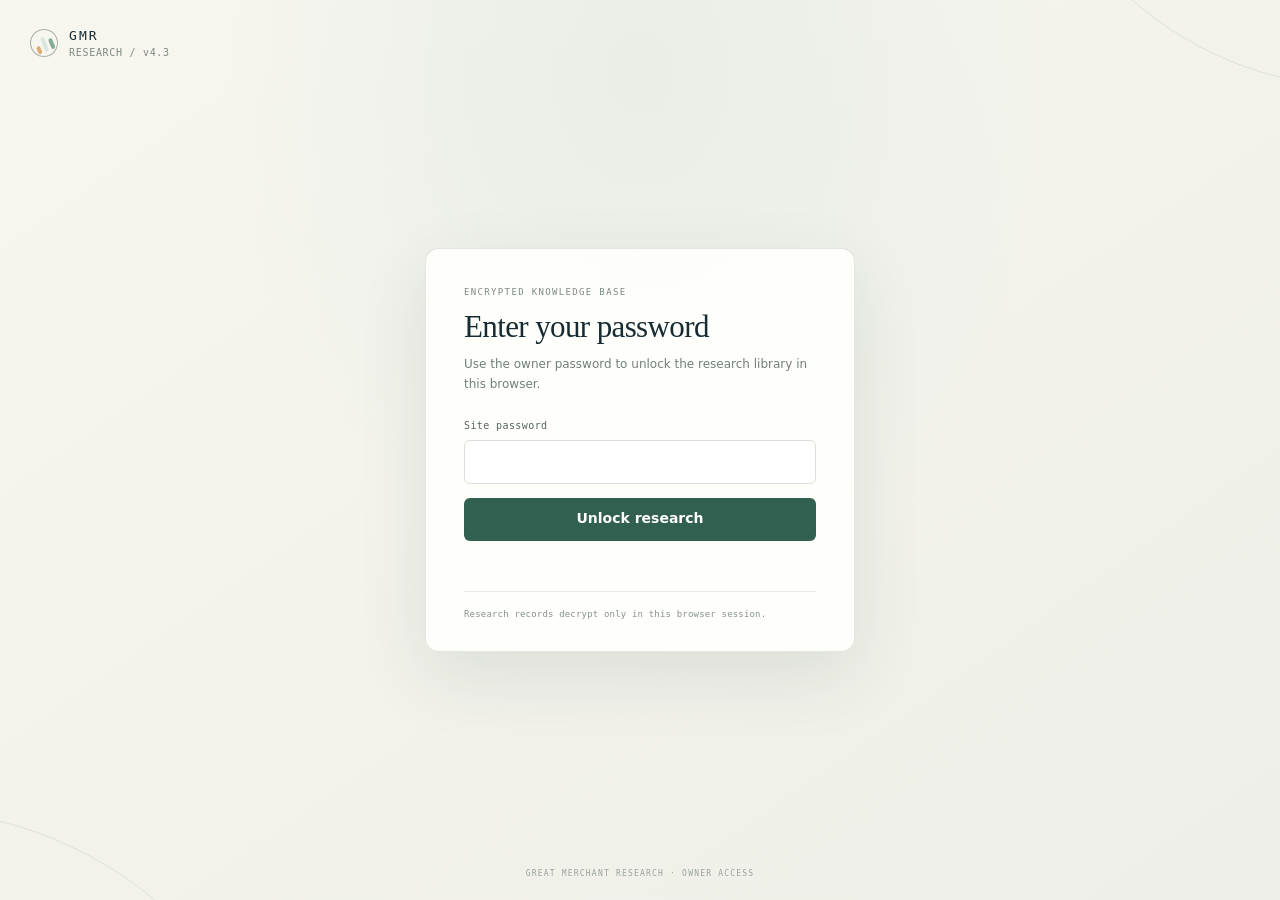
<file: index.html>
<!doctype html>
<html lang="en">
<head>
  <meta charset="utf-8">
  <meta name="viewport" content="width=device-width, initial-scale=1">
  <meta name="theme-color" content="#172b33">
  <meta name="description" content="Password-unlocked, evidence-led Korean GeoSang research encyclopedia.">
  <meta name="robots" content="noindex,nofollow">
  <title>Great Merchant Research</title>
  <link rel="stylesheet" href="./assets/styles.css">
  <script>window.GMR_ENCRYPTED_MODE = true;</script>
</head>
<body>
  <section class="auth-screen" id="auth-screen" hidden aria-labelledby="auth-title">
    <div class="auth-brand" aria-hidden="true">
      <span class="brand-mark"><span></span><span></span><span></span></span>
      <span class="brand-copy"><strong>GMR</strong><small>RESEARCH / v4.3</small></span>
    </div>
    <div class="auth-card">
      <div class="auth-kicker">ENCRYPTED KNOWLEDGE BASE</div>
      <h1 id="auth-title">Enter your password</h1>
      <p>Use the owner password to unlock the research library in this browser.</p>
      <form id="auth-form">
        <label for="owner-password">Site password</label>
        <input id="owner-password" name="password" type="password" autocomplete="current-password" autocapitalize="off" spellcheck="false" required>
        <button class="auth-submit" type="submit">Unlock research</button>
        <p class="auth-feedback" id="auth-feedback" role="status" aria-live="polite"></p>
      </form>
      <div class="auth-foot">Research records decrypt only in this browser session.</div>
    </div>
    <div class="auth-caption">GREAT MERCHANT RESEARCH · OWNER ACCESS</div>
  </section>
  <div class="app-frame" id="app-frame">
    <header class="topbar">
      <a class="brand" href="./" aria-label="Great Merchant Research home">
        <span class="brand-mark" aria-hidden="true"><span></span><span></span><span></span></span>
        <span class="brand-copy"><strong>GMR</strong><small>Research / v4.3</small></span>
      </a>
      <div class="topbar-center"><span class="breadcrumb">THE GREAT MERCHANT <span>/</span> KOREA RESEARCH</span></div>
      <div class="topbar-right"><span class="privacy-pill"><i></i> OWNER-ONLY SITE</span><button class="lock-button" id="logout-button" type="button" aria-label="Lock research site" hidden>Lock</button><button class="icon-button" id="theme-toggle" type="button" aria-label="Toggle color theme" title="Toggle color theme">◐</button></div>
    </header>
    <div class="layout">
      <aside class="sidebar" aria-label="Primary navigation">
        <div class="side-label">WORKSPACE</div>
        <nav class="nav-list">
          <button class="nav-item active" data-page="overview"><span class="nav-icon">⌂</span><span>Overview</span><kbd>01</kbd></button>
          <button class="nav-item" data-page="articles"><span class="nav-icon">▤</span><span>Encyclopedia</span><kbd>02</kbd></button>
          <button class="nav-item" data-page="entities"><span class="nav-icon">◈</span><span>Entities</span><kbd>03</kbd></button>
          <button class="nav-item" data-page="sources"><span class="nav-icon">↗</span><span>Sources</span><kbd>04</kbd></button>
          <button class="nav-item" data-page="evidence"><span class="nav-icon">⌕</span><span>Claims & evidence</span><kbd>05</kbd></button>
          <button class="nav-item" data-page="gaps"><span class="nav-icon">⚑</span><span>Gaps & conflicts</span><kbd>06</kbd></button>
          <button class="nav-item" data-page="audio"><span class="nav-icon">♫</span><span>Audio catalog</span><kbd>07</kbd></button>
        </nav>
        <div class="sidebar-bottom">
          <div class="side-label">PROJECT STATUS</div>
          <div class="side-status"><span class="status-dot amber"></span><div><strong>Research active</strong><small>Coverage baseline unknown</small></div></div>
          <div class="side-footer">Korea canonical · Links only<br>Media stored: 0 files</div>
        </div>
      </aside>
      <main class="main-area">
        <div class="content-topline">
          <div class="crumb-mobile">GMR <span>/</span> PRIVATE ENCYCLOPEDIA</div>
          <label class="search-box"><span aria-hidden="true">⌕</span><input id="global-search" type="search" placeholder="Search Korean names, guides, claims…" autocomplete="off"><kbd>⌘ K</kbd></label>
          <div class="date-mark"><span class="date-dot"></span> UPDATED <strong id="updated-date">—</strong></div>
        </div>
        <div id="app" aria-live="polite"><div class="loading">Loading research records…</div></div>
        <footer class="site-footer"><span>GREAT MERCHANT RESEARCH / v4.3</span><span>Evidence before certainty · Korea is the canonical version</span></footer>
      </main>
    </div>
  </div>
  <script src="./assets/app.js" defer></script>
</body>
</html>
</file>
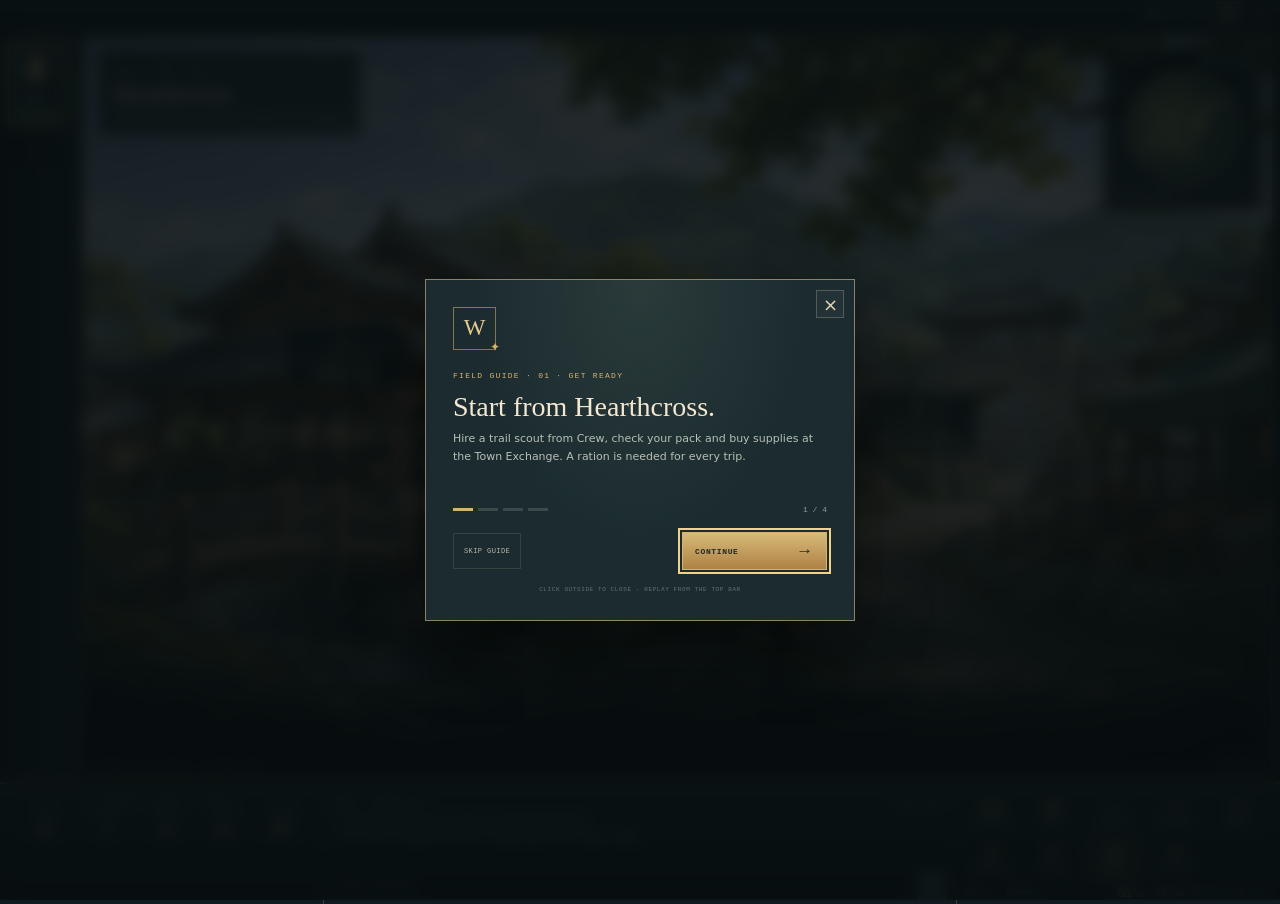
<file: game/index.html>
<!doctype html>
<html lang="en">
<head>
  <meta charset="utf-8">
  <meta name="viewport" content="width=device-width, initial-scale=1">
  <meta name="theme-color" content="#17252b">
  <meta name="description" content="An original browser game with a scene-first client, a travelling crew, local trade and tactical encounters.">
  <link rel="manifest" href="./manifest.webmanifest">
  <title>Wayfarer's Ledger — Playable Prototype</title>
  <link rel="icon" href="./assets/mark.svg" type="image/svg+xml">
  <link rel="stylesheet" href="./styles.css">
</head>
<body>
  <div class="game-shell">
    <header class="topbar" aria-label="Client controls">
      <div class="client-heading sr-only" aria-live="polite">
        <small id="screen-eyebrow">FIELD · TOWN</small>
        <strong id="screen-title">Hearthcross</strong>
        <span class="screen-status" id="phase-label"><i class="status-pip"></i> FIELD</span>
      </div>
      <div class="topbar-tools">
        <span class="save-state" id="save-state"><span class="save-dot"></span> SAVED HERE</span>
        <button class="guide-replay" type="button" data-action="onboarding-replay" data-i18n-title="action.guideReplay" aria-haspopup="dialog" title="Replay the quick guide"><span>?</span><b data-i18n="guide.how">HOW TO PLAY</b></button>
        <button class="icon-button" type="button" data-action="reset" data-i18n-aria="action.reset" data-i18n-title="action.reset" aria-label="Start a new journey" title="Start a new journey">↻</button>
      </div>
    </header>
    <main class="game-layout">
      <aside class="portrait-rail" id="portrait-rail" aria-label="Character and mercenary portraits"></aside>
      <section class="client-area" aria-label="Game client">
        <div class="client-stage">
          <div id="notice" class="notice" role="status" aria-live="polite"></div>
          <div id="world-content"></div>
          <div id="mini-map-root"></div>
          <div id="client-window-root"></div>
        </div>
      </section>
      <section class="lower-hud" aria-label="Character status, local chat and client menu">
        <div class="hud-overview" id="overview-strip" aria-label="Character overview"></div>
        <section class="chat-window" aria-label="Local chat and field log">
          <div class="chat-heading"><strong>CHAT / FIELD LOG</strong><small>LOCAL ONLY</small></div>
          <div class="chat-feed" id="chat-feed" aria-live="polite"></div>
          <form id="local-chat-form" class="chat-entry">
            <label class="sr-only" for="chat-message">Add a local note</label>
            <input id="chat-message" name="chat-message" maxlength="160" autocomplete="off" placeholder="Write a local note…">
            <button type="submit" aria-label="Add local note">↵</button>
          </form>
        </section>
        <div class="client-controls" role="group" aria-label="Client menu and campaign date">
          <nav class="client-menu" id="client-menu" aria-label="Client menu"></nav>
          <div class="hud-date" id="campaign-date" aria-label="Original campaign calendar and device-local time">
            <small class="hud-date-heading" id="campaign-season">YEAR 01 · BUDBREAK</small>
            <div class="hud-date-main">
              <strong class="hud-date-day"><span id="day-count">01</span><i id="campaign-day-label">DAY</i></strong>
              <time id="device-time" aria-label="Device local time">--:--</time>
            </div>
            <small class="hud-date-footer" id="clock-label">DEVICE LOCAL TIME</small>
          </div>
        </div>
      </section>
    </main>
    <div id="map-overlay-root"></div>
    <div id="guide-layer"></div>
  </div>
  <script type="module" src="./app.mjs"></script>
</body>
</html>
</file>
<file: assets/styles.css>
:root{--ink:#172b33;--ink-soft:#41545a;--muted:#7c8888;--line:#e4e6e0;--paper:#f4f4ef;--surface:#fffefa;--surface-2:#f8f8f3;--jade:#417966;--jade-deep:#2f6656;--jade-pale:#e6f0e9;--orange:#d17847;--orange-pale:#f8ece4;--gold:#c89a4a;--blue:#506c91;--blue-pale:#edf1f6;--red:#b85f4f;--shadow:0 14px 42px rgba(26,46,50,.06);--sans:Inter,ui-sans-serif,system-ui,-apple-system,BlinkMacSystemFont,"Segoe UI",sans-serif;--serif:ui-serif,Georgia,"Times New Roman",serif;--mono:ui-monospace,SFMono-Regular,Consolas,monospace}
*{box-sizing:border-box}html{scroll-behavior:smooth}body{margin:0;background:var(--paper);color:var(--ink);font:14px/1.55 var(--sans);-webkit-font-smoothing:antialiased}button,input,select{font:inherit}button{color:inherit}.app-frame{min-height:100vh}.topbar{height:68px;background:var(--ink);display:flex;align-items:center;justify-content:space-between;padding:0 28px;color:#fff;position:sticky;top:0;z-index:20}.brand{display:flex;align-items:center;gap:12px;color:inherit;text-decoration:none;min-width:230px}.brand-mark{width:28px;height:28px;display:flex;align-items:flex-end;gap:3px;padding:4px;border:1px solid rgba(243,231,207,.5);border-radius:50%;transform:rotate(-22deg)}.brand-mark span{display:block;width:4px;border-radius:4px;background:#dbad6b}.brand-mark span:nth-child(1){height:8px}.brand-mark span:nth-child(2){height:15px;background:#d9e7df}.brand-mark span:nth-child(3){height:11px;background:#83ac94}.brand-copy{display:flex;flex-direction:column;line-height:1.1;gap:4px}.brand-copy strong{font:500 13px var(--mono);letter-spacing:.16em}.brand-copy small{font:10px var(--mono);letter-spacing:.07em;color:#a8b8b9}.topbar-center{font:10px var(--mono);letter-spacing:.12em;color:#9eafb0}.topbar-center span{color:#62777c;padding:0 8px}.topbar-right{min-width:230px;display:flex;justify-content:flex-end;gap:16px;align-items:center}.privacy-pill{display:inline-flex;align-items:center;gap:7px;border:1px solid rgba(255,255,255,.16);border-radius:20px;padding:6px 10px;font:9px var(--mono);letter-spacing:.1em;color:#d5e3db}.privacy-pill i{width:6px;height:6px;border-radius:50%;background:#8ac295;box-shadow:0 0 10px #8ac295}.icon-button{width:30px;height:30px;background:transparent;border:1px solid rgba(255,255,255,.2);color:#e2ece7;border-radius:50%;cursor:pointer;font-size:17px}.layout{display:grid;grid-template-columns:236px minmax(0,1fr);max-width:1600px;margin:0 auto}.sidebar{height:calc(100vh - 68px);position:sticky;top:68px;background:#f0f0e9;border-right:1px solid var(--line);padding:30px 16px 20px;display:flex;flex-direction:column}.side-label{font:10px var(--mono);letter-spacing:.16em;color:#97a09d;padding:0 12px;margin:0 0 12px}.nav-list{display:flex;flex-direction:column;gap:4px}.nav-item{border:0;background:transparent;border-radius:8px;display:flex;align-items:center;text-align:left;gap:12px;padding:11px 12px;color:#536168;cursor:pointer;font-size:13px;transition:.2s}.nav-item:hover{background:rgba(65,121,102,.08);color:var(--ink)}.nav-item.active{background:#e0eae1;color:#2c5e50;font-weight:700;box-shadow:inset 2px 0 var(--jade)}.nav-icon{width:18px;font-size:17px;text-align:center;color:#799087}.nav-item.active .nav-icon{color:var(--jade)}.nav-item kbd{margin-left:auto;color:#acb2ae;font:9px var(--mono)}.sidebar-bottom{margin-top:auto}.side-status{display:flex;gap:10px;padding:14px 12px;align-items:flex-start;border:1px solid #dfe3db;background:rgba(255,255,255,.5);border-radius:8px}.status-dot{width:7px;height:7px;border-radius:50%;background:var(--jade);margin-top:6px;flex:none}.status-dot.amber{background:#c69046}.side-status strong,.side-status small{display:block}.side-status strong{font-size:11px}.side-status small{font-size:10px;color:var(--muted);margin-top:3px}.side-footer{font:9px/1.8 var(--mono);color:#99a19c;padding:18px 12px 0;letter-spacing:.04em}.main-area{min-width:0;padding:0 40px 30px;display:flex;flex-direction:column}.content-topline{height:68px;display:flex;align-items:center;justify-content:space-between;border-bottom:1px solid var(--line);gap:16px}.search-box{height:37px;width:min(510px,56vw);display:flex;align-items:center;gap:10px;background:var(--surface);border:1px solid var(--line);border-radius:7px;padding:0 10px;color:#93a09d}.search-box>span{font-size:19px;line-height:1}.search-box input{flex:1;min-width:0;border:0;outline:none;background:transparent;color:var(--ink);font-size:12px}.search-box input::placeholder{color:#9ba5a1}.search-box kbd{white-space:nowrap;font:9px var(--mono);border:1px solid var(--line);border-radius:3px;padding:2px 5px;color:#9ba5a1}.date-mark{font:9px var(--mono);letter-spacing:.1em;color:#9ba39f;white-space:nowrap}.date-mark strong{color:#718079;font-weight:500;margin-left:6px}.date-dot{display:inline-block;width:5px;height:5px;border-radius:50%;background:var(--orange);vertical-align:2px;margin-right:6px}.crumb-mobile{display:none}.site-footer{display:flex;justify-content:space-between;border-top:1px solid var(--line);margin-top:48px;padding-top:14px;font:9px var(--mono);letter-spacing:.08em;color:#a1a9a4}.loading{padding:80px 10px;color:var(--muted)}
.page-wrap{max-width:1180px;margin:0 auto;width:100%;padding-top:35px}.eyebrow{font:10px var(--mono);letter-spacing:.14em;text-transform:uppercase;color:var(--jade);display:flex;align-items:center;gap:9px}.eyebrow:before{content:'';width:18px;height:1px;background:var(--jade)}.hero{position:relative;padding:10px 0 30px;display:flex;justify-content:space-between;align-items:flex-end;gap:25px}.hero h1{font:500 clamp(34px,4vw,52px)/1.06 var(--serif);letter-spacing:-.035em;margin:14px 0 12px;max-width:700px}.hero p{margin:0;color:#778381;max-width:640px;font-size:13px;line-height:1.7}.hero-note{border-left:1px solid var(--line);padding:8px 0 8px 20px;min-width:180px;color:#87918d;font:10px/1.8 var(--mono);text-transform:uppercase;letter-spacing:.05em}.hero-note strong{display:block;color:var(--ink);font-size:12px;font-weight:500;letter-spacing:0}.hero-small{padding-bottom:24px}.hero-small h1{font-size:clamp(30px,3vw,42px);margin-bottom:7px}.section-heading{display:flex;justify-content:space-between;align-items:end;gap:12px;margin:27px 0 13px}.section-heading h2{font:500 21px/1.2 var(--serif);margin:0;letter-spacing:-.02em}.section-heading p{font-size:11px;color:var(--muted);margin:4px 0 0}.section-label{font:9px var(--mono);letter-spacing:.13em;color:#a0a9a4;text-transform:uppercase}.kpi-grid{display:grid;grid-template-columns:repeat(4,minmax(0,1fr));gap:12px}.kpi{border:1px solid var(--line);border-radius:9px;background:var(--surface);padding:17px 18px;min-height:122px;position:relative;overflow:hidden}.kpi:after{content:'';position:absolute;width:58px;height:58px;border:1px solid rgba(65,121,102,.13);border-radius:50%;right:-18px;top:-18px}.kpi-label{font:9px var(--mono);letter-spacing:.1em;color:#98a29e;text-transform:uppercase}.kpi-value{font:500 31px/1.1 var(--serif);margin:11px 0 5px;color:var(--ink)}.kpi-note{font-size:10px;color:#9aa39f}.kpi.alert .kpi-value{color:var(--orange)}.overview-grid{display:grid;grid-template-columns:minmax(0,1.25fr) minmax(290px,.75fr);gap:14px}.panel{background:var(--surface);border:1px solid var(--line);border-radius:9px;padding:19px}.panel-title{display:flex;justify-content:space-between;align-items:start;gap:12px}.panel-title h3{font:500 17px var(--serif);margin:0}.panel-title p{font-size:10px;color:#9aa39f;margin:3px 0 0}.mini-label{font:9px var(--mono);color:#a1aaa6;letter-spacing:.08em}.source-progress{margin-top:22px;display:grid;gap:16px}.progress-row{display:grid;grid-template-columns:102px minmax(60px,1fr) 40px;align-items:center;gap:10px}.progress-label{display:flex;align-items:center;gap:8px;font-size:11px;color:#677570}.progress-swatch{width:7px;height:7px;border-radius:2px;background:var(--jade)}.progress-row:nth-child(2) .progress-swatch{background:#8a9fac}.progress-row:nth-child(3) .progress-swatch{background:#d5a25b}.progress-row:nth-child(4) .progress-swatch{background:#c5c7bd}.track{height:6px;background:#edf0ea;border-radius:5px;overflow:hidden}.fill{height:100%;background:var(--jade);border-radius:5px;min-width:0}.progress-row:nth-child(2) .fill{background:#8a9fac}.progress-row:nth-child(3) .fill{background:#d5a25b}.progress-row:nth-child(4) .fill{background:#c5c7bd}.progress-count{text-align:right;font:10px var(--mono);color:#7c8984}.denominator{font:9px var(--mono);color:#abb2ad;margin-top:18px}.signal-list{display:grid;gap:11px;margin-top:15px}.signal{border-left:2px solid #d49a54;padding:2px 0 2px 11px}.signal strong{font-size:11px;display:block}.signal p{margin:3px 0 0;color:#88918d;font-size:10px;line-height:1.55}.signal .tag{margin-top:6px}.tag{display:inline-flex;align-items:center;gap:5px;padding:3px 7px;background:#f2f1e9;border-radius:3px;color:#7f8175;font:8px var(--mono);letter-spacing:.06em;text-transform:uppercase}.tag.green{background:var(--jade-pale);color:var(--jade-deep)}.tag.amber{background:var(--orange-pale);color:#a35c33}.tag.blue{background:var(--blue-pale);color:#637991}.tag.red{background:#f8e8e4;color:#a35345}.backlog-grid{display:grid;grid-template-columns:repeat(3,1fr);gap:12px}.backlog-card{border:1px solid var(--line);border-radius:9px;background:var(--surface);padding:16px;display:flex;gap:12px}.backlog-num{font:10px var(--mono);color:#c19a60}.backlog-card h4{margin:0 0 5px;font-size:12px}.backlog-card p{margin:0;color:#858e89;font-size:10px;line-height:1.55}.text-link{border:0;padding:0;background:none;color:var(--jade-deep);font:600 10px var(--sans);cursor:pointer}.text-link:hover{text-decoration:underline}
.filter-row{display:flex;align-items:center;gap:8px;margin:0 0 15px;flex-wrap:wrap}.filter-select{height:34px;border:1px solid var(--line);background:var(--surface);border-radius:5px;color:#596a67;padding:0 9px;font-size:11px}.result-count{margin-left:auto;color:#9da6a1;font:9px var(--mono)}.card-grid{display:grid;grid-template-columns:repeat(2,minmax(0,1fr));gap:12px}.article-card,.source-card,.entity-card{border:1px solid var(--line);background:var(--surface);border-radius:9px;padding:17px;transition:transform .2s,border-color .2s,box-shadow .2s}.article-card:hover,.source-card:hover,.entity-card:hover{transform:translateY(-2px);border-color:#c6d4ca;box-shadow:var(--shadow)}.article-card-top{display:flex;align-items:center;justify-content:space-between;gap:10px}.article-card h3{font:500 20px/1.2 var(--serif);margin:12px 0 7px}.article-card .original{font-size:10px;color:#a1aaa6}.article-card p{font-size:11px;color:#798581;line-height:1.6;margin:12px 0 16px}.card-meta{display:flex;align-items:center;gap:10px;border-top:1px solid #eeefe9;padding-top:10px;color:#9ba49f;font:9px var(--mono)}.card-meta button{margin-left:auto}.article-layout{display:grid;grid-template-columns:minmax(0,1fr) 270px;gap:18px;align-items:start}.article-body{background:var(--surface);border:1px solid var(--line);border-radius:9px;padding:clamp(22px,4vw,48px);min-width:0}.article-body h1{font:500 clamp(28px,3vw,40px)/1.12 var(--serif);letter-spacing:-.03em;margin:4px 0 18px}.article-body h2{font:500 24px/1.2 var(--serif);letter-spacing:-.02em;margin:31px 0 12px;padding-top:4px}.article-body h3{font:600 15px/1.3 var(--sans);margin:24px 0 9px}.article-body p,.article-body li{font-size:13px;color:#53625f;line-height:1.75}.article-body ul,.article-body ol{padding-left:22px}.article-body li{padding-left:4px;margin:4px 0}.article-body a{color:var(--jade-deep);text-decoration-color:#a9c0b0;text-underline-offset:3px}.article-body table{border-collapse:collapse;width:100%;margin:15px 0 22px;font-size:11px;display:block;overflow:auto}.article-body th{text-align:left;background:#edf2ed;color:#52655d;font-weight:700}.article-body th,.article-body td{border:1px solid #e4e9e2;padding:9px 10px;vertical-align:top;min-width:100px}.article-body blockquote{margin:18px 0;padding:3px 0 3px 15px;border-left:2px solid var(--gold);color:#798580}.article-body code{font:11px var(--mono);background:#edf0ea;padding:2px 5px;border-radius:3px}.article-aside{display:grid;gap:12px;position:sticky;top:86px}.article-aside .panel{padding:15px}.source-link-list,.claim-list{display:grid;gap:9px;margin-top:12px}.source-link{display:block;padding-bottom:8px;border-bottom:1px solid #edf0ea;text-decoration:none;color:var(--ink)}.source-link:last-child{border:0;padding-bottom:0}.source-link strong{font-size:10px;display:block;line-height:1.4}.source-link small{display:block;font:8px/1.5 var(--mono);color:#97a29d;margin-top:3px}.claim-mini{padding:8px;border-radius:5px;background:#f5f6f1}.claim-mini strong{font:9px var(--mono);color:#7a8982;display:block}.claim-mini span{font-size:10px;display:block;line-height:1.45;margin-top:3px}.back-button{border:0;background:none;color:var(--jade-deep);font:10px var(--mono);cursor:pointer;padding:0 0 10px}.entity-grid{display:grid;grid-template-columns:repeat(3,minmax(0,1fr));gap:10px}.entity-card{cursor:pointer}.entity-id{font:8px var(--mono);color:#9ca7a1;word-break:break-word}.entity-card h3{font:500 18px var(--serif);margin:9px 0 2px}.entity-card .alias{font-size:10px;color:#7c8984}.entity-card-foot{border-top:1px solid #edf0ea;margin-top:13px;padding-top:9px;display:flex;justify-content:space-between;font:8px var(--mono);color:#a2aaa6}.data-table-wrap{overflow:auto;background:var(--surface);border:1px solid var(--line);border-radius:9px}.data-table{width:100%;border-collapse:collapse;font-size:11px;text-align:left}.data-table th{font:9px var(--mono);text-transform:uppercase;letter-spacing:.06em;color:#9ba49f;background:#f7f8f3;padding:11px 12px;border-bottom:1px solid var(--line);white-space:nowrap}.data-table td{padding:12px;border-bottom:1px solid #eff0eb;vertical-align:top;color:#5b6965}.data-table tr:last-child td{border-bottom:0}.data-table td strong{display:block;color:var(--ink);font-weight:600}.data-table a{color:var(--jade-deep)}.data-table .small{display:block;color:#99a29d;font-size:9px;margin-top:3px;line-height:1.4}.status-pill{display:inline-block;padding:4px 7px;border-radius:4px;font:8px var(--mono);letter-spacing:.03em;background:#efefe8;color:#7b8179;white-space:nowrap}.status-pill.verified,.status-pill.extracted{background:#e6f0e9;color:#42745c}.status-pill.conflicted,.status-pill.lead{background:#f8ece4;color:#a25c34}.status-pill.community{background:#edf1f6;color:#637892}.status-pill.unknown{background:#efeee9;color:#898a80}.gap-list{display:grid;gap:11px}.gap-card{background:var(--surface);border:1px solid var(--line);border-radius:8px;padding:16px 18px;display:grid;grid-template-columns:54px minmax(0,1fr) auto;gap:12px;align-items:start}.gap-priority{font:9px var(--mono);color:#ba8e4f}.gap-card h3{font:500 18px var(--serif);margin:0 0 5px}.gap-card p{font-size:11px;line-height:1.6;color:#7d8983;margin:0}.gap-card .gap-links{font:9px var(--mono);color:#9ba49e;margin-top:9px}.audio-card{display:grid;grid-template-columns:60px minmax(0,1fr) auto;gap:15px;align-items:center;border:1px solid var(--line);background:var(--surface);border-radius:9px;padding:20px;margin:12px 0}.audio-glyph{width:52px;height:52px;display:grid;place-items:center;background:var(--jade-pale);color:var(--jade);font-size:24px;border-radius:50%}.audio-card h3{font:500 20px var(--serif);margin:0 0 3px}.audio-card p{font-size:11px;color:#7b8782;margin:0;line-height:1.55}.audio-state{font:8px var(--mono);color:#a35c33;letter-spacing:.06em;background:var(--orange-pale);padding:6px 8px;border-radius:4px}.empty-state{border:1px dashed #cfd7cf;background:rgba(255,255,255,.45);border-radius:9px;padding:32px;text-align:center;color:#81908a}.empty-state strong{display:block;font:500 20px var(--serif);color:var(--ink);margin-bottom:5px}.empty-state p{font-size:11px;margin:0}.callout{border-left:3px solid var(--orange);background:#fbf4ef;padding:13px 15px;color:#815c49;font-size:11px;line-height:1.65;border-radius:0 5px 5px 0}.search-highlight{background:#ffedb5;border-radius:2px}
body.dark{--ink:#e5ede8;--ink-soft:#bac9c2;--muted:#98a8a1;--line:#33464a;--paper:#18292e;--surface:#20343a;--surface-2:#263b3f;--jade:#8bbb9f;--jade-deep:#9cc6a9;--jade-pale:#29443c;--orange:#e49a6c;--orange-pale:#4b3830;--blue-pale:#31404a;--shadow:0 14px 42px rgba(0,0,0,.18)}body.dark .sidebar{background:#1a2d32}body.dark .nav-item{color:#b4c2bd}body.dark .nav-item.active{background:#29443c}body.dark .side-status{background:#21353a;border-color:var(--line)}body.dark .progress-row .track{background:#304448}body.dark .article-body p,body.dark .article-body li,body.dark .data-table td{color:#becbc5}body.dark .data-table th{background:#273b40}body.dark .article-body th{background:#2b4540;color:#c1d8c8}body.dark .article-body th,body.dark .article-body td{border-color:#34494b}body.dark .kpi:after{border-color:rgba(139,187,159,.1)}
@media(max-width:1100px){.main-area{padding:0 26px 25px}.hero-note{display:none}.overview-grid{grid-template-columns:1fr}.entity-grid{grid-template-columns:repeat(2,minmax(0,1fr))}.article-layout{grid-template-columns:minmax(0,1fr) 230px}.kpi-grid{grid-template-columns:repeat(2,1fr)}}
@media(max-width:760px){.topbar{height:58px;padding:0 15px}.brand{min-width:0}.brand-copy small{display:none}.topbar-center{display:none}.topbar-right{min-width:0}.privacy-pill{font-size:8px}.layout{display:block}.sidebar{position:sticky;top:58px;z-index:15;height:auto;padding:0;border:0;border-bottom:1px solid var(--line);background:#f0f0e9;overflow:auto}.sidebar .side-label,.sidebar-bottom{display:none}.nav-list{flex-direction:row;gap:0;min-width:max-content;padding:6px 7px}.nav-item{font-size:10px;padding:8px 10px;gap:6px;border-radius:6px}.nav-item kbd{display:none}.nav-icon{font-size:14px;width:auto}.main-area{padding:0 16px 24px}.content-topline{height:58px}.crumb-mobile{display:none}.search-box{width:100%;height:35px}.search-box kbd,.date-mark{display:none}.page-wrap{padding-top:25px}.hero{padding:6px 0 23px}.hero h1{font-size:35px}.hero p{font-size:12px}.kpi-grid{gap:8px}.kpi{padding:13px;min-height:105px}.kpi-value{font-size:26px}.kpi-note{font-size:9px}.overview-grid{gap:10px}.panel{padding:15px}.backlog-grid{grid-template-columns:1fr}.card-grid{grid-template-columns:1fr}.article-layout{grid-template-columns:1fr}.article-aside{position:static;grid-template-columns:1fr}.article-body{padding:22px 18px}.article-body h1{font-size:30px}.article-body h2{font-size:22px}.entity-grid{grid-template-columns:1fr 1fr;gap:8px}.entity-card{padding:13px}.entity-card h3{font-size:16px}.gap-card{grid-template-columns:42px minmax(0,1fr);padding:14px}.gap-card>.status-pill{grid-column:2;justify-self:start}.audio-card{grid-template-columns:48px minmax(0,1fr);gap:11px;padding:15px}.audio-glyph{width:44px;height:44px}.audio-state{grid-column:2;justify-self:start}.site-footer{font-size:8px;gap:14px;line-height:1.5}.site-footer span:last-child{text-align:right}.section-heading h2{font-size:19px}}
@media(max-width:420px){.nav-item span:not(.nav-icon){font-size:9px}.nav-item{padding:8px 7px}.privacy-pill{padding:5px 7px;letter-spacing:.04em}.entity-grid{grid-template-columns:1fr}.progress-row{grid-template-columns:90px minmax(50px,1fr) 32px;gap:7px}}
@media(prefers-reduced-motion:reduce){*,*::before,*::after{scroll-behavior:auto!important;transition:none!important}}

[hidden]{display:none!important}
.auth-screen{min-height:100vh;display:grid;place-items:center;padding:28px;background:radial-gradient(ellipse at 50% 8%,#e8eee7 0,transparent 46%),linear-gradient(145deg,#f7f6ef,#eeefe8);color:#172b33;position:relative;overflow:hidden}
.auth-screen:before,.auth-screen:after{content:"";position:absolute;border:1px solid rgba(52,92,79,.11);border-radius:50%;pointer-events:none}
.auth-screen:before{width:min(80vw,780px);aspect-ratio:1;left:-38vw;bottom:-54vw}
.auth-screen:after{width:min(72vw,700px);aspect-ratio:1;right:-34vw;top:-48vw}
.auth-brand{position:absolute;top:28px;left:30px;display:flex;align-items:center;gap:11px;color:#172b33}
.auth-brand .brand-mark{border-color:rgba(23,43,51,.34)}
.auth-brand .brand-copy small{color:#7d8a83}
.auth-card{position:relative;z-index:1;width:min(100%,430px);padding:38px 38px 30px;background:rgba(255,255,252,.9);border:1px solid rgba(41,76,63,.13);border-radius:14px;box-shadow:0 24px 70px rgba(34,55,46,.1)}
.auth-kicker,.auth-caption{font:9px var(--mono);letter-spacing:.15em;color:#7a8a81}
.auth-card h1{font:500 31px/1.15 var(--serif);letter-spacing:-.02em;margin:12px 0 9px;color:#172b33}
.auth-card>p{margin:0 0 25px;font-size:12px;line-height:1.7;color:#718079}
.auth-card form{display:grid;gap:9px}
.auth-card label{font:10px var(--mono);letter-spacing:.04em;color:#54655d}
.auth-card input{width:100%;height:44px;padding:0 12px;border:1px solid #d8dfd7;border-radius:6px;background:#fff;color:#172b33;outline:none}
.auth-card input:focus{border-color:#5c8a72;box-shadow:0 0 0 3px rgba(92,138,114,.13)}
.auth-submit{height:43px;margin-top:5px;border:0;border-radius:6px;background:#315f50;color:#fff;font-weight:650;cursor:pointer;transition:background .18s ease}
.auth-submit:hover{background:#244d40}.auth-submit:disabled{opacity:.65;cursor:wait}
.auth-feedback{min-height:18px;margin:2px 0 0;color:#a45d3d;font-size:11px}
.auth-foot{margin-top:21px;padding-top:15px;border-top:1px solid #e8ece6;color:#87928b;font:9px/1.6 var(--mono);letter-spacing:.02em}
.auth-caption{position:absolute;bottom:22px;left:0;right:0;text-align:center;font-size:8px;color:#9aa39c}
.lock-button{height:30px;padding:0 10px;border:1px solid rgba(255,255,255,.2);border-radius:20px;background:transparent;color:#e2ece7;font:9px var(--mono);cursor:pointer}
.lock-button:hover{background:rgba(255,255,255,.08)}
body.dark .auth-screen{background:radial-gradient(ellipse at 50% 8%,#2a403b 0,transparent 46%),linear-gradient(145deg,#18292e,#20343a);color:#e5ede8}
body.dark .auth-brand,body.dark .auth-card h1{color:#e5ede8}
body.dark .auth-brand .brand-copy small{color:#a8b8b0}
body.dark .auth-card{background:rgba(32,52,58,.94);border-color:#405557}
body.dark .auth-card>p,body.dark .auth-card label{color:#b8c7bf}
body.dark .auth-card input{background:#172a30;border-color:#405557;color:#eef4ef}
body.dark .auth-foot{border-color:#405557;color:#a3b2aa}
@media(max-width:540px){.auth-screen{padding:22px}.auth-brand{top:20px;left:20px}.auth-card{padding:31px 24px 23px}.auth-card h1{font-size:28px}.auth-caption{bottom:14px}}
</file>
<file: game/styles.css>
:root {
  color-scheme: dark;
  --night: #111c21;
  --night-2: #19272c;
  --panel: #24343a;
  --panel-2: #2c4045;
  --line: rgba(220, 201, 156, .28);
  --line-soft: rgba(220, 201, 156, .14);
  --ink: #f2e8d2;
  --muted: #b3b8aa;
  --dim: #82918a;
  --gold: #d7b36f;
  --green: #83ab82;
  --red: #ce7669;
  --serif: Georgia, "Times New Roman", serif;
  --mono: ui-monospace, SFMono-Regular, Consolas, monospace;
  --sans: Inter, ui-sans-serif, system-ui, -apple-system, BlinkMacSystemFont, "Segoe UI", sans-serif;
}
* { box-sizing: border-box; }
html { min-width: 320px; min-height: 100%; background: var(--night); }
body { margin: 0; min-width: 320px; min-height: 100vh; overflow: hidden; background: #0e171b; color: var(--ink); font: 13px/1.45 var(--sans); -webkit-font-smoothing: antialiased; }
button, input { color: inherit; font: inherit; }
button { cursor: pointer; }
button:disabled { cursor: not-allowed !important; opacity: .46; }
button:focus-visible, input:focus-visible, a:focus-visible { outline: 2px solid #f2d18b; outline-offset: 2px; }
.sr-only { position: absolute; width: 1px; height: 1px; overflow: hidden; clip: rect(0,0,0,0); white-space: nowrap; clip-path: inset(50%); }
.game-shell { height: 100vh; min-height: 540px; background: radial-gradient(ellipse at 50% 35%, #293d40 0, #18272c 62%, #101a1e 100%); }
.topbar { height: 28px; display: flex; align-items: center; justify-content: flex-end; padding: 0 8px; border-bottom: 1px solid rgba(220,201,156,.24); background: linear-gradient(180deg, #1c2b30, #111d22); box-shadow: 0 2px 8px rgba(0,0,0,.28); position: relative; z-index: 10; }
.client-heading { display: flex; align-items: center; gap: 10px; min-width: 0; }
.screen-status { display: none; }
.status-pip, .save-dot { display: inline-block; width: 6px; height: 6px; border-radius: 50%; background: var(--green); box-shadow: 0 0 7px rgba(131,171,130,.5); }
.danger-pip { background: var(--red); box-shadow: 0 0 7px rgba(206,118,105,.65); }
.topbar-tools { display: flex; align-items: center; justify-content: flex-end; gap: 6px; }
.save-state { display: inline-flex; align-items: center; gap: 6px; color: #a8b4a9; font: 7px var(--mono); letter-spacing: .1em; white-space: nowrap; }
.save-warning { background: var(--gold); }
.guide-replay { width: 25px; height: 24px; display: inline-flex; align-items: center; justify-content: center; padding: 0; border: 1px solid var(--line); background: rgba(215,179,111,.06); color: #e8d5a5; font: 7px var(--mono); letter-spacing: .08em; }
.guide-replay b { display: none; }
.guide-replay span { width: 15px; height: 15px; display: grid; place-items: center; border: 1px solid currentColor; border-radius: 50%; font: 10px var(--serif); }
.icon-button { width: 25px; height: 24px; border: 1px solid var(--line-soft); background: rgba(7,13,15,.4); color: #c7b683; font-size: 15px; }
.game-layout { height: calc(100vh - 28px); min-height: 500px; display: grid; grid-template-columns: 74px minmax(0, 1fr); grid-template-rows: minmax(330px, 1fr) 118px; }
.portrait-rail { grid-column: 1; grid-row: 1; display: flex; flex-direction: column; align-items: center; gap: 8px; overflow-y: auto; padding: 14px 7px 9px; border-right: 1px solid var(--line); background: linear-gradient(90deg, #121d21, #1c2a2e); z-index: 2; }
.portrait-slot { width: 58px; min-height: 78px; display: grid; justify-items: center; align-content: start; gap: 2px; position: relative; padding: 4px 4px 5px; border: 1px solid rgba(220,201,156,.22); background: linear-gradient(145deg, rgba(49,65,65,.94), rgba(24,37,41,.96)); color: var(--ink); }
.portrait-slot.selected { border-color: #d8b56f; box-shadow: 0 0 11px rgba(215,179,111,.26), inset 0 0 0 1px rgba(215,179,111,.17); }
.portrait-slot img { width: 42px; height: 43px; object-fit: contain; filter: drop-shadow(0 2px 3px rgba(0,0,0,.6)); }
.portrait-slot strong { max-width: 100%; color: #eee1c4; font: 9px var(--serif); white-space: nowrap; }
.portrait-role { overflow: hidden; max-width: 100%; color: #8fa097; font: 6px var(--mono); text-overflow: ellipsis; white-space: nowrap; }
.portrait-index { position: absolute; top: 2px; left: 4px; color: #d6ba7c; font: 7px var(--mono); }
.portrait-slot .meter { width: 90%; height: 3px; margin-top: 2px; }
.portrait-add { width: 58px; min-height: 38px; display: grid; place-items: center; border: 1px dashed rgba(220,201,156,.3); background: rgba(8,15,17,.35); color: var(--gold); font-size: 16px; }
.portrait-add small { color: var(--dim); font: 7px var(--mono); }
.client-area { grid-column: 2; grid-row: 1; min-width: 0; min-height: 0; padding: 8px; background: #162328; }
.client-stage { height: 100%; min-height: 0; position: relative; overflow: hidden; border: 1px solid rgba(222,205,163,.48); background: #263a3b; box-shadow: 0 5px 18px rgba(0,0,0,.25); }
#world-content { position: absolute; inset: 0; }
.world-scene { position: absolute; inset: 0; overflow: hidden; isolation: isolate; background-color: #596a5b; background-position: center 51%; background-size: cover; }
.world-scene.town-scene { background-image: url("./assets/hearthcross-field.jpg"); }
.world-scene.road-scene { background-image: url("./assets/mosswind-road.jpg"); }
.world-scene.quarry-scene { background-image: url("./assets/amber-quarry.jpg"); }
.scene-vignette { position: absolute; z-index: 0; inset: 0; pointer-events: none; background: linear-gradient(180deg, rgba(8,17,18,.26), transparent 30%, rgba(7,14,15,.08) 48%, rgba(9,16,18,.79) 100%), linear-gradient(90deg, rgba(8,16,17,.22), transparent 35%, transparent 75%, rgba(8,16,17,.22)); }
.scene-location { position: absolute; z-index: 1; top: 14px; left: 17px; max-width: min(46%, 400px); padding: 8px 12px 9px; border: 1px solid rgba(241,225,188,.28); background: rgba(14,27,29,.72); box-shadow: 0 3px 12px rgba(0,0,0,.2); backdrop-filter: blur(4px); }
.scene-location small { color: #e0c17f; font: 7px var(--mono); letter-spacing: .14em; }
.scene-location h1 { margin: 2px 0 0; color: #fff0cd; font: 25px/1.05 var(--serif); font-weight: 400; }
.scene-location p { margin: 4px 0 0; color: rgba(244,237,220,.76); font-size: 9px; }
.scene-coordinate { position: absolute; top: 19px; right: 180px; color: rgba(245,236,215,.82); font: 7px var(--mono); letter-spacing: .1em; text-shadow: 0 1px 4px #111; }
.scene-bottomline { position: absolute; right: 14px; bottom: 8px; left: 14px; display: flex; justify-content: space-between; gap: 8px; color: rgba(227,220,197,.7); font: 6px var(--mono); letter-spacing: .08em; }
.town-hotspots { position: absolute; inset: 0; z-index: 1; pointer-events: none; }
.npc-hotspot { min-width: 122px; display: grid; justify-items: center; gap: 2px; position: absolute; padding: 5px 8px; border: 1px solid rgba(238,217,168,.48); background: rgba(17,30,31,.72); color: #fff0d0; pointer-events: auto; box-shadow: 0 3px 10px rgba(0,0,0,.24); }
.npc-hotspot:hover { border-color: #f0d08a; background: rgba(41,54,48,.9); transform: translateY(-2px); }
.npc-medallion { width: 26px; height: 26px; display: grid; place-items: center; border: 1px solid rgba(218,185,116,.6); border-radius: 50%; color: #f1d28a; font: 16px var(--serif); }
.npc-hotspot small { color: #d4bd84; font: 6px var(--mono); letter-spacing: .12em; }
.npc-hotspot strong { font: 12px var(--serif); font-weight: 400; }
.route-hotspot { top: 39%; left: 17%; }
.market-hotspot { top: 48%; left: 65%; }
.crew-hotspot { top: 63%; left: 44%; }
.mini-map { width: 158px; padding: 5px; position: absolute; z-index: 4; top: 9px; right: 9px; border: 1px solid rgba(235,216,171,.56); background: rgba(15,27,29,.84); box-shadow: 0 3px 14px rgba(0,0,0,.34); }
.map-title { display: flex; align-items: center; gap: 4px; height: 18px; color: #d8c28e; font: 6px var(--mono); letter-spacing: .11em; }
.map-title span { margin-right: auto; }
.map-title button { width: 17px; height: 16px; flex: 0 0 auto; padding: 0; border: 1px solid var(--line-soft); background: #26373a; color: #f0d18a; line-height: 1; }
.map-title button[data-action="map-maximize"] { font-size: 10px; }
.map-disc { width: 112px; height: 112px; overflow: hidden; position: relative; margin: 2px auto 4px; border: 2px solid rgba(205,188,141,.74); border-radius: 50%; background: radial-gradient(circle at 38% 45%, #86906a 0 9%, #677756 10% 31%, #4d5e4c 32% 50%, #344845 51% 100%); box-shadow: inset 0 0 10px rgba(0,0,0,.7); }
.map-disc:before, .map-disc:after { content: ""; position: absolute; border: 1px solid rgba(226,214,178,.13); border-radius: 50%; }
.map-disc:before { inset: 12px; }
.map-disc:after { inset: 28px; }
.map-disc svg { width: 100%; height: 100%; position: absolute; inset: 0; transform: scale(var(--map-zoom, 1)); }
.map-disc svg path { fill: none; stroke: #d8cb9c; stroke-width: 2.4; stroke-dasharray: 4 2; }
.map-disc svg path.map-branch { stroke: rgba(238,219,157,.64); stroke-width: 1.5; }
.map-disc.zoom-0 { --map-zoom: .84; }
.map-disc.zoom-1 { --map-zoom: 1; }
.map-disc.zoom-2 { --map-zoom: 1.18; }
.map-marker { width: 6px; height: 6px; position: absolute; border: 1px solid #171e1b; border-radius: 50%; background: #f0d07b; box-shadow: 0 0 6px rgba(239,207,121,.72); }
.map-marker.home { top: 58%; left: 35%; background: #d5e5bd; }
.map-marker.current { top: 38%; left: 61%; width: 9px; height: 9px; background: #e9bb76; }
.map-marker.destination { top: 24%; left: 73%; background: #df8b76; }
.map-north { position: absolute; top: 6px; left: 52px; color: #f2dfb7; font: 6px var(--mono); }
.map-location { width: 100%; display: flex; justify-content: space-between; padding: 4px 6px 3px; border: 0; border-top: 1px solid var(--line-soft); background: none; color: #c6c8b5; font: 7px var(--mono); text-align: left; }
.map-location span { color: var(--gold); }
.map-maximized-backdrop { position: fixed; z-index: 40; inset: 0; display: grid; place-items: center; padding: 18px; background: rgba(5,11,13,.88); backdrop-filter: blur(6px); }
.map-maximized-dialog { width: min(1120px, calc(100vw - 36px)); height: min(860px, calc(100vh - 36px)); min-height: 360px; display: grid; grid-template-rows: auto minmax(0,1fr) auto; overflow: hidden; border: 1px solid rgba(231,209,159,.74); outline: 4px solid rgba(163,130,75,.24); background: radial-gradient(ellipse at 50% 0, rgba(91,114,91,.22), transparent 44%), linear-gradient(145deg, #25373a, #172428 48%, #111c20); box-shadow: 0 24px 80px rgba(0,0,0,.64), inset 0 0 0 3px rgba(6,13,15,.5); }
.map-maximized-header { min-width: 0; display: flex; align-items: flex-start; gap: 18px; padding: 17px 20px 13px; border-bottom: 1px solid var(--line); background: linear-gradient(90deg, rgba(225,200,143,.06), transparent 60%); }
.map-maximized-header > div { min-width: 0; }
.map-maximized-header small { color: var(--gold); font: 7px var(--mono); letter-spacing: .14em; }
.map-maximized-header h2 { margin: 2px 0 4px; color: #f0e4c6; font: 27px/1.1 var(--serif); font-weight: 400; }
.map-maximized-header p { margin: 0; color: #aab6a9; font-size: 10px; }
.map-maximized-close { width: 30px; height: 28px; margin-left: auto; }
.map-maximized-content { min-height: 0; overflow: auto; padding: 12px 16px; scrollbar-color: #56675f #172327; scrollbar-width: thin; }
.map-maximized-content .travel-map { height: 100%; min-height: 300px; display: grid; grid-template-rows: auto minmax(260px,1fr); margin: 0; border-color: rgba(219,198,146,.3); background: radial-gradient(ellipse at 48% 43%, rgba(112,137,102,.38), transparent 55%), linear-gradient(145deg, rgba(29,56,54,.94), rgba(25,43,43,.98)); }
.map-maximized-content .travel-map-head { gap: 10px; padding: 10px 13px; }
.map-maximized-content .travel-map-head small { font-size: 8px; }
.map-maximized-content .travel-map-head strong { font-size: 19px; }
.map-maximized-content .travel-map-head span { font-size: 9px; }
.map-maximized-content .map-canvas { height: auto; min-height: 260px; background: linear-gradient(138deg, transparent 45%, rgba(199,181,128,.12) 46% 47%, transparent 48%), linear-gradient(28deg, transparent 53%, rgba(121,151,119,.22) 54% 66%, transparent 67%); }
.map-maximized-content .map-node { width: clamp(132px, 18vw, 205px); min-width: 0; gap: 9px; padding: 8px 10px; border-color: rgba(225,205,156,.58); background: rgba(17,33,34,.94); box-shadow: 0 4px 12px rgba(0,0,0,.24); }
.map-maximized-content .map-node-number { font-size: 11px; }
.map-maximized-content .map-node-copy strong { font-size: 15px; }
.map-maximized-content .map-node-copy small { font-size: 7px; }
.map-maximized-content .map-compass { top: 15px; right: 18px; font-size: 11px; }
.map-maximized-footer { display: flex; align-items: center; justify-content: space-between; gap: 12px; padding: 10px 16px; border-top: 1px solid var(--line); background: rgba(8,15,17,.35); }
.map-maximized-footer > span { color: #9eac9f; font-size: 9px; }
.map-maximized-footer button { min-height: 32px; }
.map-maximized-footer kbd { margin-left: 12px; padding: 2px 5px; border: 1px solid rgba(43,57,54,.4); background: rgba(19,31,31,.2); color: inherit; font: 7px var(--mono); }
.notice { max-width: min(620px, 75%); max-height: 0; overflow: hidden; padding: 0 10px; position: absolute; z-index: 15; top: 7px; left: 50%; transform: translateX(-50%); border-left: 2px solid #b28c50; background: rgba(20,31,31,.94); color: #f0dfb6; font-size: 9px; box-shadow: 0 3px 10px rgba(0,0,0,.25); transition: max-height .16s ease, padding .16s ease; }
.notice.show { max-height: 54px; padding: 7px 10px; }
.lower-hud { grid-column: 1 / -1; grid-row: 2; min-height: 0; display: grid; grid-template-columns: minmax(0,1fr) minmax(0,2fr) minmax(0,1fr); gap: 0; padding: 4px 8px; border-top: 2px solid rgba(181,145,83,.62); border-bottom: 1px solid rgba(220,201,156,.12); background: linear-gradient(180deg, #1d2c30, #111c20); box-shadow: 0 -6px 18px rgba(0,0,0,.38), inset 0 1px rgba(238,218,169,.035); }
.hud-overview, .chat-window, .client-controls, .client-menu, .hud-date { min-width: 0; border: 0; outline: 0; background: transparent; box-shadow: none; }
.hud-overview { border-right: 1px solid rgba(220,201,156,.2); }
.client-controls { display: grid; grid-template-rows: minmax(0,1fr) 24px; border-left: 1px solid rgba(220,201,156,.2); }
.hud-overview { display: grid; grid-template-columns: repeat(5, minmax(0,1fr)); grid-template-rows: 12px auto; align-content: start; padding: 6px 8px; }
.overview-heading { grid-column: 1 / -1; color: #74857d; font: 5px var(--mono); letter-spacing: .11em; text-align: center; }
.overview-cell { display: grid; align-content: start; justify-items: center; gap: 5px; min-width: 0; padding: 2px 3px; border-right: 1px solid var(--line-soft); }
.overview-cell:last-child { border: 0; }
.overview-cell small { color: #8e9c91; font: 6px var(--mono); letter-spacing: .08em; text-align: center; }
.overview-cell strong { color: #ead7a5; font: 17px/1 var(--serif); font-weight: 400; white-space: nowrap; }
.overview-cell.money-cell strong { font: 14px/1.2 var(--mono); }
.overview-cell i { color: #9eac9a; font-size: 8px; font-style: normal; }
.chat-window { display: grid; grid-template-rows: 19px minmax(44px,1fr) 27px; padding: 5px 10px; }
.chat-heading { display: flex; justify-content: space-between; align-items: center; border-bottom: 1px solid var(--line-soft); }
.chat-heading strong { color: #d7c48f; font: 6px var(--mono); letter-spacing: .1em; }
.chat-heading small { color: #788a80; font: 6px var(--mono); }
.chat-feed { overflow: hidden; display: flex; flex-direction: column; gap: 3px; padding: 4px 0; }
.chat-line { overflow: hidden; display: flex; gap: 5px; color: #9ca99c; font-size: 7px; line-height: 1.3; text-overflow: ellipsis; }
.chat-line i { width: 3px; height: 3px; flex: 0 0 auto; margin-top: 3px; border-radius: 50%; background: #bca168; }
.chat-line.local { color: #e3d0a1; }
.chat-entry { min-width: 0; display: flex; gap: 4px; }
.chat-entry input { width: 100%; min-width: 0; padding: 4px 6px; border: 1px solid rgba(220,201,156,.18); background: #101b1f; color: #e9dfc9; font-size: 8px; }
.chat-entry input::placeholder { color: #71817b; }
.chat-entry button { width: 27px; flex: 0 0 auto; border: 1px solid rgba(220,201,156,.3); background: #304347; color: var(--gold); }
.client-menu { display: grid; grid-template-columns: repeat(7, minmax(0,1fr)); grid-template-rows: 1fr 1fr; align-items: stretch; gap: 2px 4px; padding: 2px 6px 0; }
.client-menu-button { min-width: 0; display: flex; flex-direction: column; align-items: center; justify-content: center; gap: 2px; padding: 2px 1px; border: 1px solid transparent; background: transparent; color: #bdc2b2; }
.client-menu-button.state-toggle { flex-direction: row; gap: 6px; }
.client-menu-button.state-toggle:nth-child(8) { grid-column: 1 / span 3; grid-row: 2; }
.client-menu-button.state-toggle:nth-child(9) { grid-column: 5 / span 3; grid-row: 2; }
.client-menu-button:hover:not(:disabled), .client-menu-button[aria-pressed="true"] { border-color: rgba(220,201,156,.24); background: rgba(215,179,111,.08); color: #f0d89e; }
.client-menu-button > span { width: 20px; height: 20px; flex: 0 0 auto; display: grid; place-items: center; border: 1px solid rgba(220,201,156,.26); border-radius: 50%; color: #e0c47f; font: 13px var(--serif); }
.client-menu-button small { overflow: hidden; max-width: 100%; color: inherit; font: 6px var(--mono); text-overflow: ellipsis; white-space: nowrap; }
.hud-date { display: grid; grid-template-columns: minmax(0,1fr) auto auto auto; align-items: center; gap: 7px; padding: 1px 6px; border-top: 1px solid rgba(220,201,156,.18); color: #c4c5b3; }
.hud-date-heading, .hud-date-footer { color: #829188; font: 5px var(--mono); letter-spacing: .04em; white-space: nowrap; }
.hud-date-heading { text-align: left; }
.hud-date-main { min-width: 0; display: contents; }
.hud-date-day { display: flex; align-items: baseline; gap: 3px; color: #f0d697; font: 15px/1 var(--serif); font-weight: 400; white-space: nowrap; }
.hud-date-day i { color: #b7b39e; font: 6px var(--mono); font-style: normal; letter-spacing: .1em; }
.hud-date time { color: #e2d5ad; font: 10px/1 var(--mono); white-space: nowrap; }
.battlefield-view { position: absolute; z-index: 2; inset: 0; }
.battle-scene-title { max-width: min(42%, 350px); display: grid; gap: 2px; position: absolute; top: 87px; left: 17px; padding: 8px 11px; border: 1px solid rgba(231,213,171,.34); background: rgba(16,28,29,.78); box-shadow: 0 2px 8px rgba(0,0,0,.3); }
.battle-scene-title small { color: #e0c07d; font: 6px var(--mono); letter-spacing: .12em; }
.battle-scene-title strong { font: 18px var(--serif); font-weight: 400; color: #fff0d0; }
.battle-scene-title span { color: #b6b49d; font: 7px var(--mono); }
.battle-lanes { position: absolute; inset: 19% 8% 17%; border-top: 1px solid rgba(241,221,175,.12); border-bottom: 1px solid rgba(241,221,175,.12); background: linear-gradient(90deg, rgba(44,67,55,.07), rgba(0,0,0,.07) 48%, rgba(82,36,31,.1)); }
.battle-lanes:before { content: ""; position: absolute; top: 0; bottom: 0; left: 58%; border-left: 1px dashed rgba(238,219,174,.2); }
.lane-label { position: absolute; bottom: 5px; color: rgba(240,222,184,.65); font: 6px var(--mono); letter-spacing: .1em; }
.lane-label.left { left: 4px; }
.lane-label.right { right: 4px; }
.battle-token { min-width: 57px; min-height: 73px; display: grid; justify-items: center; align-content: start; gap: 1px; position: absolute; z-index: 3; padding: 3px 4px; border: 1px solid rgba(223,203,158,.25); background: rgba(19,30,31,.84); box-shadow: 0 3px 10px rgba(0,0,0,.35); transform: translate(-50%,-50%); }
.battle-token.selected { border-color: #f0cf80; box-shadow: 0 0 10px rgba(240,207,128,.4); }
.battle-token.in-group { outline: 1px solid rgba(221,191,124,.5); outline-offset: 1px; }
.battle-token img { width: 42px; height: 45px; object-fit: contain; }
.battle-token strong { color: #f0dfbb; font: 9px var(--serif); font-weight: 400; }
.battle-token small { color: #b5b9aa; font: 6px var(--mono); }
.enemy-token { background: rgba(43,24,23,.84); }
.enemy-token .meter { width: 95%; height: 3px; }
.enemy-token.defeated { filter: grayscale(1); opacity: .4; }
.move-destinations { display: flex; align-items: center; gap: 5px; position: absolute; z-index: 5; top: 41%; left: 19%; padding: 6px; border: 1px solid var(--line); background: rgba(15,26,26,.9); box-shadow: 0 3px 9px rgba(0,0,0,.4); }
.move-destinations > span { color: #e7d49f; font: 7px var(--mono); }
.move-destinations button { padding: 4px 6px; border: 1px solid rgba(220,201,156,.3); background: #2b3d3d; color: #e7d49f; font: 6px var(--mono); }
.battle-command-deck { width: min(620px, 70%); position: absolute; z-index: 4; bottom: 22px; left: 50%; padding: 7px 9px 5px; border: 1px solid rgba(228,207,158,.56); background: rgba(16,28,29,.94); box-shadow: 0 5px 18px rgba(0,0,0,.4); transform: translateX(-50%); }
.command-deck-top { display: flex; align-items: center; justify-content: space-between; gap: 8px; padding-bottom: 5px; border-bottom: 1px solid var(--line-soft); }
.command-deck-top > div { display: grid; gap: 2px; }
.command-deck-top small, .group-select > span { color: #d5ba7c; font: 6px var(--mono); letter-spacing: .11em; }
.command-deck-top > div > span { color: #9da99c; font-size: 8px; }
.prototype-tag { padding: 3px 5px; border: 1px solid rgba(215,179,111,.28); color: #c9b98d; font: 5px var(--mono); letter-spacing: .08em; }
.group-select { display: flex; align-items: center; gap: 4px; margin: 5px 0; }
.group-select > span { margin-right: auto; }
.group-select button { min-width: 43px; height: 19px; border: 1px solid rgba(220,201,156,.19); background: rgba(255,255,255,.025); color: #b6b9a8; font: 6px var(--mono); }
.group-select button.selected { border-color: rgba(216,179,111,.56); background: rgba(215,179,111,.13); color: #f0d798; }
.command-row { display: grid; grid-template-columns: repeat(5, 1fr); gap: 4px; }
.command-button { min-height: 38px; display: flex; align-items: center; justify-content: center; gap: 7px; border: 1px solid rgba(220,201,156,.23); background: linear-gradient(180deg, #314448, #213236); color: #e5dbbf; }
.command-button:hover:not(:disabled) { border-color: #d5b36e; background: #3c4a43; }
.command-button b { color: #e2c37d; font: 14px var(--serif); font-weight: 400; }
.command-button span { font: 7px var(--mono); letter-spacing: .04em; }
.withdraw-command { border-color: rgba(206,118,105,.3); }
.withdraw-command b { color: #d98c7f; }
.battle-note { margin: 4px 0 0; color: #788a80; font-size: 6px; line-height: 1.25; text-align: center; }
.client-window-layer { position: absolute; z-index: 8; inset: 0; overflow: hidden; pointer-events: none; }
.client-window { width: min(700px, 88%); max-height: calc(100% - 24px); display: flex; flex-direction: column; position: absolute; top: 50%; left: var(--window-center-x, 50%); transform: translate(-50%, -50%); pointer-events: auto; border: 2px solid rgba(181,145,83,.88); outline: 1px solid rgba(236,216,169,.22); outline-offset: 2px; background: linear-gradient(135deg, #253337, #121d21 52%, #202d30); box-shadow: 0 14px 34px rgba(0,0,0,.72), 0 0 0 1px rgba(8,14,15,.92), 0 0 0 3px rgba(207,180,120,.32), inset 0 0 0 1px rgba(244,226,181,.24), inset 0 0 0 3px rgba(5,11,13,.9), inset 0 0 0 6px rgba(215,179,111,.1); }
.client-window[data-window-name="quest"] { width: min(880px, 90%); height: min(580px, calc(100% - 48px)); }
.client-window[data-window-name="quest"] > .window-content { display: flex; flex: 1 1 auto; min-height: 0; }
.client-window[data-window-name="quest"] .quest-journal-panel { flex: 1 1 auto; min-height: 0; }
.client-window.window-behind { filter: brightness(.88); }
.client-window::before { content: ""; position: absolute; z-index: 3; inset: -5px; border: 1px solid rgba(236,216,169,.3); pointer-events: none; background: radial-gradient(circle, #e2c578 0 1px, #28302d 1.5px 2.5px, transparent 3px) left 2px top 2px/8px 8px no-repeat, radial-gradient(circle, #e2c578 0 1px, #28302d 1.5px 2.5px, transparent 3px) right 2px top 2px/8px 8px no-repeat, radial-gradient(circle, #e2c578 0 1px, #28302d 1.5px 2.5px, transparent 3px) left 2px bottom 2px/8px 8px no-repeat, radial-gradient(circle, #e2c578 0 1px, #28302d 1.5px 2.5px, transparent 3px) right 2px bottom 2px/8px 8px no-repeat, linear-gradient(#ddbf7d,#ddbf7d) left top/18px 2px no-repeat, linear-gradient(#ddbf7d,#ddbf7d) left top/2px 18px no-repeat, linear-gradient(#ddbf7d,#ddbf7d) right top/18px 2px no-repeat, linear-gradient(#ddbf7d,#ddbf7d) right top/2px 18px no-repeat, linear-gradient(#ddbf7d,#ddbf7d) left bottom/18px 2px no-repeat, linear-gradient(#ddbf7d,#ddbf7d) left bottom/2px 18px no-repeat, linear-gradient(#ddbf7d,#ddbf7d) right bottom/18px 2px no-repeat, linear-gradient(#ddbf7d,#ddbf7d) right bottom/2px 18px no-repeat; }
.client-window::after { content: ""; position: absolute; z-index: 3; inset: 4px; border: 1px solid rgba(237,214,159,.16); pointer-events: none; background: radial-gradient(circle, #e2c578 0 1px, #28302d 1.5px 2.5px, transparent 3px) 50% 0/8px 8px no-repeat, radial-gradient(circle, #e2c578 0 1px, #28302d 1.5px 2.5px, transparent 3px) 50% 100%/8px 8px no-repeat, radial-gradient(circle, #d3b975 0 1px, transparent 1.5px) 0 50%/5px 5px no-repeat, radial-gradient(circle, #d3b975 0 1px, transparent 1.5px) 100% 50%/5px 5px no-repeat, linear-gradient(90deg, transparent, rgba(221,191,125,.42), transparent) 50% 1px/42px 1px no-repeat, linear-gradient(90deg, transparent, rgba(221,191,125,.28), transparent) 50% 100%/42px 1px no-repeat; }
.client-window.shop-window { width: min(790px, 93%); }
.client-window-layer.window-layer-two .client-window, .client-window-layer.window-layer-two .client-window.shop-window { width: min(34%, 520px); height: min(60%, 440px); }
.window-titlebar { min-height: 32px; position: relative; display: flex; align-items: center; gap: 7px; padding: 3px 8px; border-top: 1px solid rgba(241,222,177,.22); border-bottom: 2px solid rgba(181,145,83,.58); background: url("./assets/window-engraving.svg") center / 100% 100% no-repeat, repeating-linear-gradient(135deg, rgba(226,201,141,.04) 0 1px, transparent 1px 6px), linear-gradient(180deg, rgba(239,217,165,.06), transparent 45%), linear-gradient(90deg, #263639, #111d21 55%, #263639); box-shadow: inset 0 1px rgba(239,217,165,.12), inset 0 -1px rgba(4,9,10,.82); }
.client-window[data-window-name="quest"] .window-titlebar { min-height: 36px; }
.client-window[data-window-name="quest"] .window-titlebar h2 { font-size: 16px; }
.window-titlebar::after { content: ""; position: absolute; right: 7px; bottom: 2px; left: 7px; height: 1px; background: linear-gradient(90deg, transparent, rgba(227,197,128,.52) 12%, rgba(227,197,128,.16) 50%, rgba(227,197,128,.52) 88%, transparent); pointer-events: none; }
.window-mark { width: 22px; height: 22px; flex: 0 0 auto; display: grid; place-items: center; border: 1px solid rgba(215,179,111,.56); border-radius: 50%; color: var(--gold); box-shadow: inset 0 0 0 2px rgba(215,179,111,.1); }
.window-titlebar h2 { min-width: 0; margin: 0; overflow: hidden; color: #eedfbe; font: 14px/1.1 var(--serif); font-weight: 400; text-overflow: ellipsis; text-shadow: 0 1px 2px rgba(0,0,0,.75); }
.window-close { width: 23px; height: 22px; flex: 0 0 auto; margin-left: auto; border: 1px solid var(--line-soft); background: rgba(4,9,10,.35); color: #d2c7a7; font-size: 15px; line-height: 1; }
.window-content { overflow: auto; padding: 9px; background: radial-gradient(ellipse at 50% 0, rgba(189,156,93,.065), transparent 58%), linear-gradient(180deg, rgba(8,14,16,.18), rgba(10,17,19,.26)), repeating-linear-gradient(90deg, rgba(224,200,139,.014) 0 1px, transparent 1px 8px), #172327; scrollbar-color: #56675f #172327; scrollbar-width: thin; }
.window-intro { padding: 0 2px 9px; }
.window-intro small { color: var(--gold); font: 6px var(--mono); letter-spacing: .15em; }
.window-intro h2 { margin: 3px 0; color: #f0e5ce; font: 22px/1.1 var(--serif); font-weight: 400; }
.window-intro p { margin: 0; color: #aeb8aa; font-size: 9px; }
.panel { border: 1px solid rgba(213,186,127,.28); background: linear-gradient(145deg, rgba(38,52,52,.98), rgba(17,28,31,.99)); box-shadow: inset 0 1px rgba(241,219,166,.06), inset 0 0 0 2px rgba(6,13,14,.16), 0 1px 2px rgba(0,0,0,.16); }
.panel-head { display: flex; justify-content: space-between; align-items: center; gap: 10px; }
.panel-head small, .market-banner small, .roster-banner small, .pack-banner small, .journal-banner small, .preferences-banner small { color: var(--gold); font: 6px var(--mono); letter-spacing: .13em; }
.panel-head h2 { margin: 3px 0 0; font: 18px var(--serif); font-weight: 400; }
.status-pill { padding: 4px 6px; border: 1px solid var(--line); color: #d2c18f; font: 6px var(--mono); letter-spacing: .07em; white-space: nowrap; }
.text-button { border: 0; background: none; color: #d5bd83; font: 7px var(--mono); cursor: pointer; }
.primary-button { min-width: 140px; height: 35px; display: inline-flex; align-items: center; justify-content: space-between; gap: 10px; padding: 0 10px; border: 1px solid #d5b36c; background: linear-gradient(180deg, #d8ba78, #ae8245); color: #202926; box-shadow: inset 0 1px rgba(255,255,255,.26); font: 600 7px var(--mono); letter-spacing: .08em; }
.primary-button b { font: 16px var(--serif); }
.secondary-button { min-height: 30px; display: inline-flex; align-items: center; justify-content: space-between; gap: 8px; padding: 0 9px; border: 1px solid rgba(216,179,109,.36); background: rgba(216,179,109,.08); color: #e5d2a1; font: 7px var(--mono); }
.tiny-button { min-width: 48px; min-height: 24px; padding: 2px 7px; border: 1px solid rgba(216,179,109,.36); background: rgba(216,179,109,.05); color: #e6cc8e; font: 6px var(--mono); }
.travel-map { overflow: hidden; margin: 4px 0 8px; border: 1px solid var(--line-soft); background: radial-gradient(ellipse at 48% 43%, rgba(88,111,84,.5), transparent 50%), #233a3a; }
.travel-map-head { display: flex; align-items: baseline; gap: 8px; padding: 6px 8px; border-bottom: 1px solid var(--line-soft); }
.travel-map-head small { color: var(--gold); font: 6px var(--mono); letter-spacing: .12em; }
.travel-map-head strong { color: #e6d7ad; font: 14px var(--serif); font-weight: 400; }
.travel-map-head span { margin-left: auto; color: #8fa098; font-size: 7px; }
.map-canvas { height: 170px; position: relative; background: linear-gradient(138deg, transparent 45%, rgba(199,181,128,.09) 46% 47%, transparent 48%), linear-gradient(28deg, transparent 53%, rgba(121,151,119,.17) 54% 66%, transparent 67%); }
.map-trails { position: absolute; inset: 0; width: 100%; height: 100%; }
.map-trails path { fill: none; stroke: rgba(226,202,145,.5); stroke-width: 1; stroke-dasharray: 2 1; }
.map-trails .map-river { stroke: rgba(129,164,165,.56); stroke-width: 2; stroke-dasharray: none; }
.map-node { min-width: 94px; display: flex; align-items: center; gap: 5px; position: absolute; transform: translate(-50%,-50%); padding: 4px 5px; border: 1px solid rgba(216,198,154,.43); background: rgba(22,39,39,.92); color: #eaddbc; text-align: left; }
.map-node.selected { border-color: #efd18b; box-shadow: 0 0 9px rgba(239,209,139,.3); }
.map-node.locked { filter: grayscale(.7); }
.map-node-number { color: var(--gold); font: 8px var(--mono); }
.map-node-copy { display: grid; gap: 1px; }
.map-node-copy strong { font: 9px var(--serif); font-weight: 400; }
.map-node-copy small { color: #9eaa9a; font: 5px var(--mono); }
.map-compass { position: absolute; top: 8px; right: 10px; color: #d7c68f; font: 8px var(--mono); text-align: center; }
.route-options { display: grid; gap: 5px; }
.route-card { display: grid; grid-template-columns: 25px 1fr auto; align-items: center; gap: 7px; width: 100%; min-height: 48px; padding: 5px 8px; border: 1px solid var(--line-soft); background: rgba(6,12,13,.16); color: #e4ddca; text-align: left; }
.route-card.selected { border-color: rgba(215,179,111,.55); background: rgba(215,179,111,.08); }
.route-number { color: #b99b5e; font: 9px var(--mono); }
.route-card-copy { display: grid; gap: 1px; }
.route-card-copy small, .route-card-status { color: #b39962; font: 5px var(--mono); letter-spacing: .08em; }
.route-card-copy strong { font: 13px var(--serif); font-weight: 400; }
.route-card-copy span { color: #98a59a; font-size: 7px; }
.route-departure { display: flex; align-items: center; justify-content: space-between; gap: 8px; margin-top: 8px; padding: 7px; border-top: 1px solid var(--line-soft); color: #9eaa9c; font-size: 8px; }
.route-departure strong { color: #e4d1a0; font-weight: 500; }
.route-departure .primary-button { flex: 0 0 auto; }
.market-banner, .roster-banner, .pack-banner, .journal-banner, .preferences-banner { min-height: 74px; display: flex; align-items: center; justify-content: space-between; gap: 12px; margin-bottom: 8px; padding: 10px 13px; border: 1px solid rgba(226,205,158,.26); background: linear-gradient(90deg, rgba(19,34,37,.92), rgba(19,34,37,.68)), url("./assets/hearthcross.svg") center 55%/cover; }
.market-banner h2, .roster-banner h2, .pack-banner h2, .journal-banner h2, .preferences-banner h2 { margin: 3px 0; font: 19px/1.1 var(--serif); font-weight: 400; }
.market-banner p, .roster-banner p, .pack-banner p, .journal-banner p, .preferences-banner p { margin: 0; color: #b8c1b3; font-size: 8px; }
.market-stamp { width: 47px; height: 47px; flex: 0 0 auto; display: grid; place-items: center; border: 1px solid rgba(228,199,131,.5); border-radius: 50%; color: #e2c77f; text-align: center; font: 6px/1.4 var(--mono); }
.market-panel, .roster-panel, .pack-panel, .journal-panel, .combat-panel, .result-notes { padding: 9px; }
.market-table { margin-top: 7px; }
.market-header, .market-row { display: grid; grid-template-columns: minmax(130px,1fr) 42px 42px 38px 90px; align-items: center; gap: 5px; }
.market-header { padding: 5px; border-block: 1px solid var(--line-soft); color: #82938a; font: 5px var(--mono); letter-spacing: .1em; }
.market-row { min-height: 43px; padding: 4px 5px; border-bottom: 1px solid rgba(223,205,163,.09); }
.good-cell { display: flex; align-items: center; gap: 7px; min-width: 0; }
.good-cell > span:last-child { display: grid; gap: 2px; }
.good-cell strong { font: 11px var(--serif); font-weight: 400; }
.good-cell small { overflow: hidden; color: #92a198; font-size: 6px; text-overflow: ellipsis; white-space: nowrap; }
.item-glyph { width: 26px; height: 26px; flex: 0 0 auto; display: grid; place-items: center; border: 1px solid rgba(216,179,109,.35); background: rgba(216,179,109,.08); color: #e6cc8e; font: 11px var(--serif); }
.quote, .pack-count { color: #dcc183; font: 8px var(--mono); }
.quote small { color: #899990; font-size: 5px; }
.trade-actions { display: flex; gap: 3px; }
.trade-actions button { min-width: 39px; min-height: 24px; border: 1px solid rgba(216,179,109,.3); background: rgba(216,179,109,.05); color: #dcc183; font: 6px var(--mono); }
.market-foot, .market-tip { padding: 6px; color: #8f9c91; font-size: 7px; }
.market-foot { display: flex; justify-content: space-between; gap: 8px; }
.market-tip { border-left: 2px solid #a77e43; background: rgba(216,179,109,.06); }
.market-tip p { margin: 0; }
.roster-grid { display: grid; grid-template-columns: 1fr .8fr; gap: 8px; }
.roster-member { display: flex; align-items: center; gap: 7px; min-height: 54px; border-bottom: 1px solid var(--line-soft); }
.roster-member > img { width: 36px; height: 39px; object-fit: contain; padding: 2px; border: 1px solid var(--line-soft); background: #203136; }
.roster-member-info { flex: 1; display: grid; gap: 2px; }
.roster-member-info strong { font: 14px var(--serif); font-weight: 400; }
.roster-member-info small { color: #9daaa0; font: 6px var(--mono); }
.role-tag { padding: 3px 4px; border: 1px solid rgba(216,179,109,.25); color: #cbb986; font: 5px var(--mono); }
.formation-index { color: #a68d57; font: 7px var(--mono); }
.formation-toggle { padding: 4px 5px; border: 1px solid var(--line-soft); background: rgba(215,179,111,.05); color: #d6bf83; font: 5px var(--mono); }
.hire-panel { padding: 9px; border: 1px solid var(--line-soft); background: rgba(10,18,20,.25); text-align: center; }
.hire-portrait { width: 54px; height: 54px; display: grid; place-items: center; margin: 2px auto 6px; border: 1px solid rgba(216,179,109,.33); border-radius: 50%; background: #203137; }
.hire-portrait img { width: 48px; height: 48px; object-fit: contain; }
.hire-panel > small { color: var(--gold); font: 6px var(--mono); }
.hire-panel h2 { margin: 3px 0; font: 18px var(--serif); font-weight: 400; }
.hire-panel p { min-height: 32px; margin: 5px 0; color: #aab5a9; font-size: 7px; }
.hire-footer { display: flex; align-items: center; gap: 5px; margin-top: 5px; padding-top: 5px; border-top: 1px solid var(--line-soft); }
.hire-footer > span { display: grid; text-align: left; }
.hire-footer small { color: #89988e; font: 5px var(--mono); }
.hire-footer strong { color: #e2c67d; font: 9px var(--mono); }
.hire-footer .secondary-button { font-size: 5px; }
.inventory-grid { display: grid; grid-template-columns: repeat(2,minmax(0,1fr)); gap: 5px; margin-top: 8px; }
.inventory-context-strip { display: grid; grid-template-columns: minmax(0,1.3fr) minmax(150px,.7fr); gap: 6px; margin: 7px 0; }
.inventory-current-crew, .inventory-equipped-weapon { min-width: 0; display: flex; align-items: center; gap: 7px; padding: 7px; border: 1px solid var(--line-soft); background: rgba(7,14,16,.28); }
.inventory-current-crew > img { width: 34px; height: 38px; flex: 0 0 auto; object-fit: contain; border: 1px solid var(--line-soft); background: #203137; }
.inventory-current-copy, .inventory-equipped-weapon > div { min-width: 0; display: grid; gap: 2px; }
.inventory-current-copy > small, .inventory-equipped-weapon > div > small { color: #8d9b91; font: 5px var(--mono); letter-spacing: .06em; }
.inventory-current-copy > strong, .inventory-equipped-weapon > div > strong { color: #e6decc; font: 11px var(--serif); font-weight: 400; }
.inventory-current-copy > span, .inventory-equipped-weapon > div > span { color: #9da99f; font-size: 6px; }
.inventory-vitals { flex: 1; min-width: 70px; }
.inventory-vitals > div:first-child { display: flex; justify-content: space-between; gap: 4px; }
.inventory-vitals > div:first-child small, .inventory-vitals > div:first-child strong { color: #b9c4b9; font: 5px var(--mono); }
.inventory-focus-row, .status-selected-focus { display: flex; align-items: center; justify-content: space-between; gap: 5px; margin-top: 4px; color: #8d9b91; font: 5px var(--mono); }
.focus-dots { display: inline-flex; gap: 3px; }
.focus-dots i { width: 6px; height: 6px; border: 1px solid rgba(213,185,119,.45); border-radius: 50%; }
.focus-dots i.filled { background: #d5b977; box-shadow: 0 0 4px rgba(213,185,119,.4); }
.inventory-equipped-weapon .item-glyph { flex: 0 0 auto; }
.inventory-card { min-height: 61px; display: flex; align-items: flex-start; gap: 6px; padding: 6px; border: 1px solid var(--line-soft); background: rgba(14,24,27,.22); }
.inventory-copy { flex: 1; min-width: 0; display: grid; gap: 2px; }
.inventory-copy strong { font: 12px var(--serif); font-weight: 400; }
.inventory-copy > small { min-height: 16px; color: #91a097; font-size: 6px; line-height: 1.3; }
.inventory-quantity { color: #87968d; font: 5px var(--mono); }
.inventory-quantity b { color: #dfd2ad; }
.pack-total, .slot-count { color: #e6ca82; text-align: center; font: 23px var(--serif); }
.pack-total small, .slot-count small { display: block; color: #92a096; font: 5px var(--mono); letter-spacing: .1em; }
.equipment-actions { display: flex; gap: 3px; }
.bound-tag { align-self: center; padding: 3px; border: 1px solid var(--line-soft); color: #a79a71; font: 5px var(--mono); }
.quest-journal-panel { min-height: 0; display: flex; flex-direction: column; gap: 10px; padding: 12px; border: 1px solid var(--line-soft); background: rgba(10,18,20,.3); }
.quest-journal-heading { display: flex; align-items: center; justify-content: space-between; gap: 9px; }
.quest-journal-heading > div { min-width: 0; }
.quest-journal-heading small { color: var(--gold); font: 7px var(--mono); letter-spacing: .1em; }
.quest-journal-heading h2 { margin: 3px 0 0; font: 21px/1.1 var(--serif); font-weight: 400; }
.quest-record-count { color: #9ba89c; font: 7px var(--mono); text-align: right; }
.quest-filter-row { display: grid; grid-template-columns: repeat(3,minmax(0,1fr)); gap: 4px; padding: 4px; border: 1px solid var(--line-soft); background: rgba(5,11,13,.3); }
.quest-filter-button { min-width: 0; min-height: 32px; display: flex; align-items: center; justify-content: center; gap: 7px; padding: 4px 7px; border: 1px solid transparent; background: transparent; color: #aab5aa; font: 8px var(--mono); }
.quest-filter-button b { color: #839188; font-size: 7px; font-weight: 400; }
.quest-filter-button:hover, .quest-filter-button.selected { border-color: rgba(215,179,111,.42); background: rgba(215,179,111,.09); color: #eed9a6; }
.quest-filter-button.selected b { color: var(--gold); }
.quest-journal-layout { min-height: 0; flex: 1; display: grid; grid-template-columns: minmax(190px,.82fr) minmax(0,1.5fr); gap: 8px; }
.quest-contract-index { min-width: 0; padding: 6px; border: 1px solid var(--line-soft); background: rgba(5,11,13,.28); }
.quest-contract-list { display: grid; align-content: start; gap: 6px; margin: 0; padding: 0; list-style: none; }
.quest-contract-select { width: 100%; min-width: 0; min-height: 72px; display: grid; gap: 5px; padding: 8px; border: 1px solid var(--line-soft); background: rgba(255,255,255,.025); color: #d8d2bf; text-align: left; }
.quest-contract-select:hover, .quest-contract-select.selected { border-color: rgba(215,179,111,.56); background: linear-gradient(115deg, rgba(215,179,111,.12), rgba(255,255,255,.025)); }
.quest-contract-route { overflow: hidden; color: #bdab7d; font: 7px var(--mono); text-overflow: ellipsis; white-space: nowrap; }
.quest-contract-select > strong { overflow: hidden; font: 14px/1.15 var(--serif); font-weight: 400; text-overflow: ellipsis; }
.quest-contract-meta { display: flex; flex-wrap: wrap; justify-content: space-between; gap: 3px 5px; color: #849187; font: 7px var(--mono); }
.quest-contract-meta small { font: inherit; }
.quest-contract-select.complete .quest-contract-meta small:first-child { color: #9fb49b; }
.quest-contract-select.locked .quest-contract-meta small:first-child { color: #b68f7e; }
.quest-contract-detail { min-width: 0; display: flex; flex-direction: column; gap: 8px; padding: 11px; border: 1px solid var(--line-soft); background: linear-gradient(145deg, rgba(38,52,52,.72), rgba(11,19,21,.7)); }
.quest-detail-heading { display: flex; align-items: flex-start; justify-content: space-between; gap: 8px; }
.quest-detail-heading > div { min-width: 0; }
.quest-detail-heading > div > small { color: #bdab7d; font: 7px var(--mono); letter-spacing: .08em; }
.quest-detail-heading h3 { margin: 3px 0 0; color: #e4dcc8; font: 20px/1.1 var(--serif); font-weight: 400; }
.quest-status-pill { flex: 0 0 auto; align-self: start; padding: 4px 6px; border: 1px solid var(--line-soft); color: #cbb986; font: 7px var(--mono); }
.quest-status-pill.complete { color: #a7b99d; border-color: rgba(147,181,140,.3); }
.quest-status-pill.locked { color: #c09282; }
.quest-detail-summary { margin: 0; color: #aab5a9; font-size: 9px; line-height: 1.45; }
.quest-progress-heading { display: flex; align-items: center; justify-content: space-between; gap: 7px; color: #bdab7d; font: 7px var(--mono); }
.quest-progress-heading strong { color: #d8d1bd; font: 8px var(--mono); }
.quest-progress-heading small { color: #87958c; font: inherit; }
.quest-progress-track { height: 5px; overflow: hidden; background: rgba(5,11,13,.7); }
.quest-progress-track span { height: 100%; display: block; background: linear-gradient(90deg,#8f996c,#dcc17e); }
.quest-stage-list { display: grid; gap: 5px; margin: 0; padding: 0; list-style: none; }
.quest-stage { min-height: 38px; display: grid; grid-template-columns: 22px minmax(0,1fr) auto; align-items: center; gap: 7px; padding: 5px 7px; border: 1px solid var(--line-soft); background: rgba(5,11,13,.22); }
.quest-stage-index { color: var(--gold); font: 9px var(--mono); text-align: center; }
.quest-stage-copy { min-width: 0; display: grid; gap: 1px; }
.quest-stage-copy strong { overflow: hidden; color: #c5c8b7; font-size: 9px; font-weight: 500; text-overflow: ellipsis; white-space: nowrap; }
.quest-stage-copy small, .quest-stage > small { color: #87968d; font: 7px var(--mono); }
.quest-stage.current { border-color: rgba(215,179,111,.5); background: rgba(215,179,111,.08); }
.quest-stage.current .quest-stage-index, .quest-stage.current > small { color: var(--gold); }
.quest-stage.complete .quest-stage-index { color: var(--green); }
.quest-detail-footer { display: flex; align-items: center; justify-content: space-between; gap: 8px; margin-top: auto; padding-top: 7px; border-top: 1px solid var(--line-soft); }
.quest-detail-footer > div { min-width: 0; display: grid; gap: 3px; }
.quest-detail-footer small { color: #89978d; font: 7px var(--mono); }
.quest-detail-footer strong { overflow: hidden; color: #d4c7a4; font: 10px var(--serif); font-weight: 400; text-overflow: ellipsis; white-space: nowrap; }
.quest-detail-footer .text-button { min-height: 30px; flex: 0 0 auto; padding: 5px 8px; font-size: 7px; }
.quest-empty-state { min-height: 100%; grid-column: 1 / -1; display: grid; align-content: center; justify-items: center; gap: 7px; padding: 16px; border: 1px dashed var(--line-soft); color: #aab5a9; text-align: center; }
.quest-empty-state strong { color: #e1d2b1; font: 16px var(--serif); font-weight: 400; }
.quest-empty-state span { font-size: 9px; }
.quest-locked-note, .empty-window { padding: 8px; border: 1px dashed var(--line-soft); color: #95a197; font-size: 7px; }
.journal-list { display: grid; gap: 4px; margin-top: 6px; }
.journal-list article { display: flex; gap: 6px; padding: 4px; border-bottom: 1px solid var(--line-soft); color: #aeb7aa; font-size: 7px; }
.journal-index { color: var(--gold); font: 6px var(--mono); }
.journal-list p { margin: 0; }
.settlement-panel { margin-bottom: 7px; padding: 8px; }
.settlement-grid { display: grid; grid-template-columns: repeat(5,1fr); gap: 4px; margin-top: 7px; }
.settlement-cell { display: grid; gap: 3px; padding: 5px; border: 1px solid var(--line-soft); }
.settlement-cell small { color: #95a095; font: 5px var(--mono); }
.settlement-cell strong { color: #e2c67d; font: 11px var(--mono); }
.settlement-cell span, .settlement-foot { color: #87968d; font-size: 6px; }
.settlement-progress { height: 3px; margin: 6px 0; background: #17272b; }
.settlement-progress span { display: block; height: 100%; background: var(--gold); }
.settlement-foot { margin: 3px 0 0; }
.status-metrics { display: grid; grid-template-columns: repeat(5,1fr); gap: 5px; }
.status-metrics > div { display: grid; gap: 4px; padding: 7px; border: 1px solid var(--line-soft); background: rgba(7,14,16,.25); }
.status-metrics small { color: #8d9b91; font: 5px var(--mono); }
.status-metrics strong { color: #e8d39f; font: 17px var(--serif); font-weight: 400; }
.prototype-note { padding: 6px; border-left: 2px solid #a78651; background: rgba(215,179,111,.06); color: #b6b7a7; font-size: 7px; }
.status-selected-profile { margin: 7px 0; padding: 8px; border: 1px solid rgba(216,179,109,.32); background: linear-gradient(115deg, rgba(215,179,111,.08), rgba(7,14,16,.23) 62%); }
.status-profile-heading, .status-roster-heading { display: flex; align-items: center; justify-content: space-between; gap: 7px; margin-bottom: 6px; }
.status-profile-heading small, .status-roster-heading strong { color: #dfca95; font: 6px var(--mono); letter-spacing: .06em; }
.status-profile-heading span, .status-roster-heading small { color: #8d9b91; font: 5px var(--mono); }
.status-profile-body { display: grid; grid-template-columns: 34px minmax(95px,1fr) minmax(88px,1fr) auto; align-items: center; gap: 7px; }
.status-profile-body > img { width: 34px; height: 38px; object-fit: contain; border: 1px solid var(--line-soft); background: #203137; }
.status-profile-name, .status-profile-vitality { min-width: 0; display: grid; gap: 3px; }
.status-profile-name strong { color: #e6decc; font: 12px var(--serif); font-weight: 400; }
.status-profile-name span { color: #9da99f; font: 6px var(--mono); }
.status-profile-vitality > div:first-child { display: flex; justify-content: space-between; gap: 4px; }
.status-profile-vitality small, .status-profile-vitality strong { color: #b9c4b9; font: 5px var(--mono); }
.status-selected-focus { margin: 0; min-width: 52px; }
.status-roster-heading { margin: 8px 0 5px; }
.status-party { display: grid; grid-template-columns: repeat(2,1fr); gap: 5px; }
.status-member-wrap { min-width: 0; }
.status-member { width: 100%; min-width: 0; display: block; padding: 6px; border: 1px solid var(--line-soft); background: rgba(4,10,12,.18); color: inherit; text-align: left; cursor: pointer; }
.status-member:hover, .status-member:focus-visible { border-color: rgba(226,198,125,.8); outline: 1px solid rgba(226,198,125,.35); outline-offset: 1px; }
.status-member.selected { border-color: rgba(226,198,125,.78); background: linear-gradient(110deg, rgba(226,198,125,.12), rgba(4,10,12,.2) 62%); box-shadow: inset 0 0 0 1px rgba(226,198,125,.15); }
.status-member-marker { display: block; margin: 0 0 5px; color: #e2c67d; font: 6px var(--mono); letter-spacing: .08em; }
.unit-card { display: flex; align-items: center; gap: 7px; }
.unit-avatar { width: 31px; height: 34px; flex: 0 0 auto; display: grid; place-items: center; border: 1px solid var(--line-soft); background: #203137; }
.unit-avatar img { width: 100%; height: 100%; object-fit: contain; }
.unit-info { flex: 1; min-width: 0; }
.unit-top { display: flex; justify-content: space-between; gap: 5px; }
.unit-top strong { color: #e6decc; font-size: 8px; }
.unit-top span, .unit-info > small { color: #9da99f; font: 6px var(--mono); }
.unit-info > small { display: block; margin-top: 2px; }
.meter { height: 4px; overflow: hidden; margin-top: 4px; background: rgba(3,9,11,.5); }
.meter span { height: 100%; display: block; background: linear-gradient(90deg, #638c70, #a7c48e); }
.meter.enemy-health span { background: linear-gradient(90deg, #983f3b, #d98772); }
.focus-row { display: flex; align-items: center; gap: 3px; margin-top: 3px; }
.focus-row span { margin-right: 3px; color: #87978c; font: 5px var(--mono); }
.focus-row i { width: 5px; height: 5px; border: 1px solid #b18f50; border-radius: 50%; }
.focus-row i.filled { background: #ddbc73; }
.property-summary { display: flex; align-items: center; gap: 8px; padding: 8px; border: 1px solid var(--line-soft); background: rgba(215,179,111,.05); }
.property-summary span, .property-summary small { color: #9ba89a; font: 6px var(--mono); }
.property-summary strong { margin-left: auto; color: #efd391; font: 18px var(--serif); font-weight: 400; }
.notice-board { display: grid; gap: 5px; }
.notice-board article { display: flex; align-items: center; gap: 8px; padding: 8px; border: 1px solid var(--line-soft); background: rgba(8,15,17,.2); }
.notice-board article > b { width: 27px; height: 27px; display: grid; place-items: center; border: 1px solid var(--line); color: var(--gold); font: 15px var(--serif); }
.notice-board article span { display: grid; gap: 2px; }
.notice-board article strong { font: 12px var(--serif); font-weight: 400; }
.notice-board article small { color: #96a397; font-size: 7px; }
.preferences-panel { padding: 8px; }
.preference-row { display: flex; justify-content: space-between; align-items: center; gap: 12px; padding: 8px 2px; border-bottom: 1px solid var(--line-soft); }
.preference-copy { max-width: 410px; }
.preference-copy small { color: var(--gold); font: 6px var(--mono); }
.preference-copy h3 { margin: 2px 0; font: 14px var(--serif); font-weight: 400; }
.preference-copy p { margin: 0; color: #aab5a9; font-size: 7px; }
.language-options { display: flex; gap: 4px; }
.language-options button { min-height: 29px; padding: 0 8px; border: 1px solid var(--line-soft); background: rgba(5,11,13,.25); color: #b8b9a8; font-size: 7px; }
.language-options button.selected { border-color: var(--gold); color: #f0d795; }
.mode-command-guide { display: grid; gap: 7px; padding: 9px 2px 7px; border-bottom: 1px solid var(--line-soft); }
.mode-command-heading { display: flex; align-items: center; justify-content: space-between; gap: 8px; }
.mode-command-heading > div { min-width: 0; }
.mode-command-heading small { color: var(--gold); font: 7px var(--mono); letter-spacing: .1em; }
.mode-command-heading h3 { margin: 2px 0 0; font: 16px/1.15 var(--serif); font-weight: 400; }
.mode-command-grid { display: grid; grid-template-columns: repeat(3,minmax(0,1fr)); gap: 6px; }
.mode-command-card { min-width: 0; display: grid; align-content: start; gap: 5px; padding: 8px; border: 1px solid var(--line-soft); background: linear-gradient(145deg, rgba(38,52,52,.58), rgba(11,19,21,.44)); }
.mode-command-card > small { color: #bdab7d; font: 7px var(--mono); letter-spacing: .08em; }
.mode-command-card h4 { margin: 0; color: #e4dcc8; font: 14px/1.1 var(--serif); font-weight: 400; }
.mode-command-card ul { display: grid; gap: 4px; margin: 0; padding: 0; list-style: none; }
.mode-command-card li { display: grid; grid-template-columns: 10px minmax(0,1fr); align-items: start; gap: 4px; color: #aab5a9; font-size: 9px; line-height: 1.35; }
.mode-command-card li > span:first-child { color: var(--gold); font-size: 8px; }
.mode-command-note { margin: 0; padding: 1px 2px; color: #95a398; font-size: 8px; line-height: 1.4; }
.preferences-note { color: #819187; font-size: 7px; }
.result-card { max-width: 560px; margin: 5px auto; padding: 15px; border: 1px solid var(--line); background: rgba(17,30,31,.68); text-align: center; }
.result-emblem { width: 35px; height: 35px; display: grid; place-items: center; margin: 0 auto 7px; border: 1px solid var(--line); border-radius: 50%; color: #e7c982; font: 18px var(--serif); }
.result-card > small { color: var(--gold); font: 6px var(--mono); letter-spacing: .13em; }
.result-card h2 { margin: 5px 0; font: 23px var(--serif); font-weight: 400; }
.result-card p, .result-notes p { color: #b4bdb1; font-size: 8px; }
.reward-row { display: flex; flex-wrap: wrap; justify-content: center; gap: 7px; padding: 7px; border-block: 1px solid var(--line-soft); color: #e3d0a1; font: 7px var(--mono); }
.reward-row span { display: flex; gap: 4px; }
.reward-row i { color: var(--gold); font-style: normal; }
.result-card .primary-button { margin-top: 10px; }
.result-notes { margin-top: 7px; }
.mini-log { display: grid; gap: 3px; color: #8f9c91; font-size: 7px; text-align: left; }
.guide-backdrop { position: fixed; z-index: 30; inset: 0; display: grid; place-items: center; padding: 18px; background: rgba(6,12,14,.84); backdrop-filter: blur(7px); }
.guide-dialog { width: min(430px, 100%); position: relative; padding: 27px; border: 1px solid rgba(229,204,147,.55); background: radial-gradient(ellipse at 50% 0, rgba(86,103,87,.26), transparent 56%), #1b2b30; box-shadow: 0 25px 65px rgba(0,0,0,.48); }
.guide-close { width: 28px; height: 28px; position: absolute; top: 10px; right: 10px; border: 1px solid var(--line); background: rgba(255,255,255,.03); color: #e5d7b7; font-size: 18px; }
.guide-emblem { width: 43px; height: 43px; display: grid; place-items: center; position: relative; margin-bottom: 15px; border: 1px solid rgba(215,179,111,.55); color: #e7cb8e; font: 23px var(--serif); }
.guide-emblem i { position: absolute; right: -5px; bottom: -5px; color: var(--gold); font: 12px var(--sans); font-style: normal; }
.guide-kicker { color: var(--gold); font: 8px var(--mono); letter-spacing: .16em; }
.guide-dialog h2 { margin: 8px 0; font: 28px/1.08 var(--serif); font-weight: 400; }
.guide-dialog p { min-height: 57px; margin: 0; color: #b7c0b3; font-size: 11px; line-height: 1.6; }
.guide-progress { display: flex; align-items: center; gap: 5px; margin: 18px 0; }
.guide-progress i { width: 20px; height: 3px; background: #394a4b; }
.guide-progress i.current, .guide-progress i.passed { background: var(--gold); }
.guide-progress span { margin-left: auto; color: #92a096; font: 8px var(--mono); }
.guide-actions { display: flex; justify-content: space-between; align-items: center; gap: 10px; }
.guide-back-button { min-height: 36px; padding: 0 10px; border: 1px solid var(--line-soft); background: transparent; color: #b9b8a9; font: 7px var(--mono); letter-spacing: .06em; }
.guide-next { min-width: 145px; height: 38px; display: flex; justify-content: space-between; align-items: center; gap: 20px; padding: 0 12px; border: 1px solid #d5b36c; background: linear-gradient(180deg, #d8ba78, #ae8245); color: #202926; font: 600 8px var(--mono); letter-spacing: .08em; }
.guide-next span { font: 17px var(--serif); }
.guide-note { margin-top: 16px; color: #62756c; font: 6px var(--mono); letter-spacing: .1em; text-align: center; }
@media (max-width: 900px) {
  .map-maximized-backdrop { padding: 8px; }
  .map-maximized-dialog { width: calc(100vw - 16px); height: min(900px, calc(100dvh - 16px)); min-height: 320px; }
  .map-maximized-header { padding: 12px 13px 10px; }
  .map-maximized-header h2 { font-size: 22px; }
  .map-maximized-content { padding: 8px; }
  .map-maximized-content .travel-map { grid-template-rows: auto minmax(230px,1fr); }
  .map-maximized-content .map-canvas { min-height: 230px; }
  .map-maximized-content .map-node { width: clamp(118px, 20vw, 180px); padding: 7px; }
  .map-maximized-content .map-node-copy strong { font-size: 12px; }
  .map-maximized-footer { padding: 8px 10px; }
}
@media (max-width: 430px) {
  .map-maximized-dialog { grid-template-rows: auto minmax(0,1fr) auto; }
  .map-maximized-header { gap: 8px; padding: 9px; }
  .map-maximized-header small { font-size: 6px; }
  .map-maximized-header h2 { font-size: 19px; }
  .map-maximized-header p { max-width: 245px; font-size: 8px; }
  .map-maximized-close { width: 27px; height: 26px; }
  .map-maximized-content { padding: 6px; }
  .map-maximized-content .travel-map-head { display: grid; grid-template-columns: 1fr auto; gap: 3px 6px; }
  .map-maximized-content .travel-map-head small { grid-column: 1 / -1; font-size: 6px; }
  .map-maximized-content .travel-map-head strong { font-size: 15px; }
  .map-maximized-content .travel-map-head span { grid-column: 1 / -1; margin-left: 0; font-size: 7px; }
  .map-maximized-content .map-canvas { min-height: 200px; }
  .map-maximized-content .map-node { width: clamp(112px, 38vw, 150px); gap: 5px; padding: 5px; }
  .map-maximized-content .map-node-copy strong { font-size: 10px; }
  .map-maximized-content .map-node-copy small { font-size: 6px; }
  .map-maximized-content .map-node-number { font-size: 8px; }
  .map-maximized-footer { align-items: stretch; flex-direction: column; gap: 6px; padding: 7px; }
  .map-maximized-footer > span { font-size: 7px; }
  .map-maximized-footer button { justify-content: center; min-height: 29px; }
}
@media (max-width: 1000px) {
  .lower-hud { grid-template-columns: minmax(0,1fr) minmax(0,2fr) minmax(0,1fr); }
  .client-controls { grid-template-rows: minmax(0,1fr) 22px; }
  .hud-date { gap: 5px; padding: 1px 4px; }
  .hud-date-heading, .hud-date-footer { font-size: 4px; letter-spacing: .02em; }
  .hud-date-day { font-size: 14px; }
  .hud-date time { font-size: 9px; }
  .client-menu-button small { font-size: 5px; }
}
@media (max-width: 900px) {
  body { overflow: auto; }
  .game-shell { height: auto; min-height: 100vh; }
  .topbar { height: 32px; padding: 0 6px; }
  .topbar-tools { gap: 4px; }
  .save-state { font-size: 5px; }
  .game-layout { height: auto; min-height: calc(100vh - 32px); display: flex; flex-direction: column; }
  .portrait-rail { order: 0; height: 65px; flex-direction: row; justify-content: flex-start; gap: 5px; overflow-x: auto; overflow-y: hidden; padding: 5px 7px; border-right: 0; border-bottom: 1px solid var(--line); }
  .portrait-slot { width: 126px; min-width: 126px; min-height: 48px; grid-template-columns: 36px 1fr; grid-template-rows: 16px 12px 5px; justify-items: start; align-content: center; column-gap: 4px; padding: 3px 5px; }
  .portrait-slot img { width: 35px; height: 38px; grid-row: 1 / 4; }
  .portrait-slot strong { align-self: end; font-size: 9px; }
  .portrait-role { align-self: start; font-size: 5px; }
  .portrait-slot .meter { width: 100%; }
  .portrait-add { width: 45px; min-width: 45px; min-height: 43px; }
  .client-area { order: 1; height: min(66vh, 570px); min-height: 370px; padding: 6px; }
  .client-stage { min-height: 360px; }
  .scene-location { top: 9px; left: 9px; max-width: 48%; padding: 6px 8px; }
  .scene-location h1 { font-size: 19px; }
  .scene-location p { font-size: 7px; }
  .scene-coordinate { top: 12px; right: 128px; font-size: 5px; }
  .mini-map { width: 115px; top: 5px; right: 5px; padding: 3px; }
  .map-disc { width: 78px; height: 78px; }
  .map-north { left: 35px; }
  .map-location { font-size: 6px; }
  .npc-hotspot { min-width: 95px; padding: 3px 5px; }
  .npc-medallion { width: 20px; height: 20px; font-size: 12px; }
  .npc-hotspot small { font-size: 5px; }
  .npc-hotspot strong { font-size: 9px; }
  .route-hotspot { top: 45%; left: 6%; }
  .market-hotspot { top: 57%; left: auto; right: 5%; }
  .crew-hotspot { top: 71%; left: 35%; }
  .battle-scene-title { top: 82px; left: 8px; max-width: 45%; padding: 5px 6px; }
  .battle-scene-title strong { font-size: 14px; }
  .battle-token { min-width: 45px; min-height: 59px; padding: 2px; }
  .battle-token img { width: 33px; height: 36px; }
  .battle-token strong { font-size: 7px; }
  .battle-token small { font-size: 5px; }
  .battle-command-deck { width: calc(100% - 16px); bottom: 17px; padding: 5px; }
  .command-button { min-height: 31px; flex-direction: column; gap: 1px; }
  .command-button b { font-size: 11px; }
  .command-button span { font-size: 5px; }
  .command-deck-top > div > span { font-size: 6px; }
  .battle-note { display: none; }
  .move-destinations { top: 38%; left: 4%; flex-wrap: wrap; }
  .move-destinations > span { width: 100%; }
  .lower-hud { order: 2; min-height: 300px; display: grid; grid-template-columns: minmax(0,1fr); grid-template-rows: auto 90px 106px; gap: 5px; padding: 6px; }
  .hud-overview { grid-column: 1; grid-row: 1; min-height: 58px; grid-template-rows: 10px auto; }
  .overview-cell small { font-size: 5px; }
  .overview-cell strong { font-size: 15px; }
  .chat-window { grid-column: 1; grid-row: 2; min-height: 85px; }
  .client-controls { grid-column: 1; grid-row: 3; min-height: 106px; grid-template-rows: minmax(0,1fr) 22px; border-left: 0; border-top: 1px solid rgba(220,201,156,.2); }
  .client-menu { min-height: 78px; grid-template-columns: repeat(9,1fr); grid-template-rows: 1fr; }
  .client-menu-button.state-toggle { flex-direction: column; gap: 1px; }
  .client-menu-button.state-toggle:nth-child(8), .client-menu-button.state-toggle:nth-child(9) { grid-column: auto; grid-row: auto; }
  .client-menu-button > span { width: 19px; height: 19px; font-size: 11px; }
  .client-menu-button small { font-size: 5px; }
  .hud-date { padding: 1px 4px; gap: 4px; }
  .hud-date-heading, .hud-date-footer { font-size: 4px; letter-spacing: .02em; }
  .hud-date-day { font-size: 14px; }
  .hud-date time { font-size: 9px; }
  .client-window-layer { overflow: auto; }
  .client-window:not(.window-active) { display: none; }
  .client-window, .client-window.shop-window { width: calc(100% - 12px); max-height: calc(100% - 12px); }
  .client-window[data-window-name="quest"] { width: calc(100% - 12px); height: auto; max-height: calc(100% - 12px); }
  .client-window-layer.window-layer-two .client-window, .client-window-layer.window-layer-two .client-window.shop-window { left: 50%; width: calc(100% - 12px); height: auto; }
  .client-window-layer.window-layer-two .client-window[data-window-name="quest"] { left: 50%; width: calc(100% - 12px); height: auto; }
  .window-content { padding: 7px; }
  .market-header, .market-row { grid-template-columns: minmax(100px,1fr) 33px 33px 28px 74px; gap: 3px; }
  .market-header { font-size: 4px; }
  .trade-actions button { min-width: 33px; min-height: 30px; }
  .inventory-grid { grid-template-columns: 1fr; }
  .inventory-context-strip { grid-template-columns: 1fr; }
  .inventory-current-crew { flex-wrap: wrap; }
  .inventory-vitals { flex-basis: calc(100% - 48px); margin-left: 41px; }
  .status-profile-body { grid-template-columns: 34px minmax(74px,1fr) minmax(80px,1fr); }
  .status-selected-focus { grid-column: 2 / -1; justify-content: flex-start; gap: 12px; }
  .roster-grid, .status-party { grid-template-columns: 1fr; }
  .settlement-grid, .status-metrics { grid-template-columns: repeat(2,1fr); }
  .route-departure { align-items: flex-start; flex-direction: column; }
  .map-canvas { height: 140px; }
}
@media (max-width: 430px) {
  .client-area { height: 64vh; min-height: 350px; }
  .client-stage { min-height: 340px; }
  .scene-location { max-width: 47%; }
  .scene-location h1 { font-size: 17px; }
  .scene-location p { display: none; }
  .scene-coordinate { right: 120px; top: 9px; }
  .mini-map { width: 108px; }
  .npc-hotspot { min-width: 84px; }
  .route-hotspot { top: 44%; left: 3%; }
  .market-hotspot { top: 59%; right: 2%; }
  .crew-hotspot { top: 74%; left: 31%; }
  .battle-command-deck { bottom: 12px; }
  .group-select > span { font-size: 5px; }
  .group-select button { min-width: 37px; }
  .command-row { gap: 2px; }
  .hud-overview { padding: 5px 2px; }
  .overview-cell { padding: 2px 1px; }
  .overview-cell small { font-size: 4px; }
  .overview-cell strong { font-size: 13px; }
  .client-menu-button small { font-size: 4px; }
  .client-menu-button > span { width: 17px; height: 17px; font-size: 10px; }
  .market-banner h2, .roster-banner h2, .pack-banner h2, .journal-banner h2, .preferences-banner h2 { font-size: 16px; }
  .good-cell small { display: none; }
  .market-row { min-height: 50px; }
  .market-banner, .roster-banner, .pack-banner, .journal-banner, .preferences-banner { padding: 8px; }
  .quest-stage { min-width: 80px; }
}
@media (max-width: 900px) {
  .mode-command-grid { grid-template-columns: 1fr; }
  .mode-command-card { gap: 4px; padding: 7px; }
  .mode-command-card ul { grid-template-columns: 1fr 1fr; column-gap: 10px; }
}
@media (max-height: 700px) and (min-width: 901px) {
  .game-layout { grid-template-rows: minmax(300px,1fr) 120px; }
  .lower-hud { grid-template-columns: minmax(0,1fr) minmax(0,2fr) minmax(0,1fr); }
  .hud-date { padding: 1px 4px; }
  .battle-command-deck { bottom: 10px; }
}

/* Historical quest-window evidence informs inset grouping, not source geometry. */
.quest-contract-detail .quest-detail-summary {
  padding: 8px 9px;
  border: 1px solid rgba(215,179,111,.32);
  background: rgba(5,11,13,.46);
  box-shadow: inset 0 0 0 1px rgba(5,11,13,.65);
  color: #d0d5c6;
  font-size: 11px;
  overflow-wrap: anywhere;
}
.quest-contract-detail .quest-progress-heading {
  padding: 5px 7px;
  border: 1px solid var(--line-soft);
  background: rgba(215,179,111,.07);
  color: #e4c98d;
}
.quest-contract-detail .quest-stage-list {
  padding: 5px;
  border: 1px solid rgba(215,179,111,.23);
  background: rgba(5,11,13,.32);
}
.quest-contract-detail .quest-stage-copy strong {
  white-space: normal;
  overflow-wrap: anywhere;
  font-size: 10px;
}
.quest-contract-detail .quest-detail-footer {
  padding: 7px;
  border: 1px solid var(--line-soft);
  background: rgba(5,11,13,.32);
  flex-wrap: wrap;
}
.quest-contract-detail .quest-detail-footer strong { white-space: normal; overflow-wrap: anywhere; }
@media (max-width: 600px) {
  .quest-journal-layout { grid-template-columns: minmax(0,1fr); flex: 0 0 auto; }
  .quest-contract-index, .quest-contract-detail { min-width: 0; }
  .quest-contract-detail .quest-detail-footer .text-button { min-height: 36px; }
}

/* Paired desktop windows: preserve the inset detail at narrow window widths. */
@media (min-width: 901px) {
  .window-layer-two .client-window[data-window-name="quest"] .quest-journal-layout { grid-template-columns: minmax(0,1fr); flex: 0 0 auto; }
  .window-layer-two .client-window[data-window-name="quest"] .quest-contract-list { grid-template-columns: repeat(2,minmax(0,1fr)); }
  .window-layer-two .client-window[data-window-name="quest"] .quest-contract-select { min-height: 58px; padding: 6px; gap: 3px; }
  .window-layer-two .client-window[data-window-name="quest"] .quest-contract-select > strong { overflow-wrap: anywhere; }
  .window-layer-two .client-window[data-window-name="quest"] .quest-contract-detail { gap: 6px; padding: 9px; }
}


/* HUD readability and touch targets — original responsive choices, not TGM measurements. */
.overview-heading { font-size: 8px; letter-spacing: .06em; }
.overview-cell small { font-size: 8px; letter-spacing: .04em; }
.chat-heading strong, .chat-heading small { font-size: 8px; }
.chat-line { font-size: 9px; }
.client-menu-button small {
  overflow: visible;
  font-size: 8px;
  line-height: 1.1;
  overflow-wrap: anywhere;
  text-align: center;
  text-overflow: clip;
  white-space: normal;
}
.client-menu { grid-template-columns: repeat(5,minmax(0,1fr)); grid-template-rows: repeat(2,minmax(0,1fr)); }
.client-menu-button { min-height: 44px; }
.client-menu-button.state-toggle { flex-direction: column; gap: 1px; }
.client-menu-button.state-toggle:nth-child(8), .client-menu-button.state-toggle:nth-child(9) { grid-column: auto; grid-row: auto; }
.hud-date-heading, .hud-date-footer { font-size: 7px; letter-spacing: .02em; }

@media (max-width: 900px) {
  .lower-hud { min-height: 340px; grid-template-rows: auto 92px 138px; }
  .hud-overview { min-height: 68px; grid-template-rows: 14px auto; }
  .overview-cell { gap: 4px; }
  .overview-cell small { font-size: 8px; letter-spacing: 0; }
  .chat-window { min-height: 84px; grid-template-rows: 16px minmax(36px,1fr) 25px; padding: 4px 8px; }
  .chat-heading strong, .chat-heading small { font-size: 8px; }
  .chat-line { font-size: 9px; }
  .client-controls { min-height: 136px; grid-template-rows: minmax(0,1fr) 26px; }
  .client-menu { min-height: 104px; grid-template-columns: repeat(5,minmax(0,1fr)); grid-template-rows: repeat(2,minmax(48px,1fr)); gap: 2px 4px; padding: 2px 2px 0; }
  .client-menu-button { min-height: 44px; gap: 2px; padding: 3px 2px; }
  .client-menu-button.state-toggle { flex-direction: column; gap: 1px; }
  .client-menu-button > span { width: 19px; height: 19px; font-size: 11px; }
  .client-menu-button small { font-size: 8px; line-height: 1.1; }
  .hud-date { gap: 5px; padding: 1px 4px; }
  .hud-date-heading, .hud-date-footer { font-size: 7px; letter-spacing: .02em; }
}

@media (max-width: 430px) {
  .overview-cell { padding: 2px 1px; }
  .overview-cell small { font-size: 8px; }
  .overview-cell strong { font-size: 14px; }
  .client-menu { column-gap: 3px; }
  .client-menu-button { padding-inline: 1px; }
  .client-menu-button small { font-size: 8px; }
}
</file>
